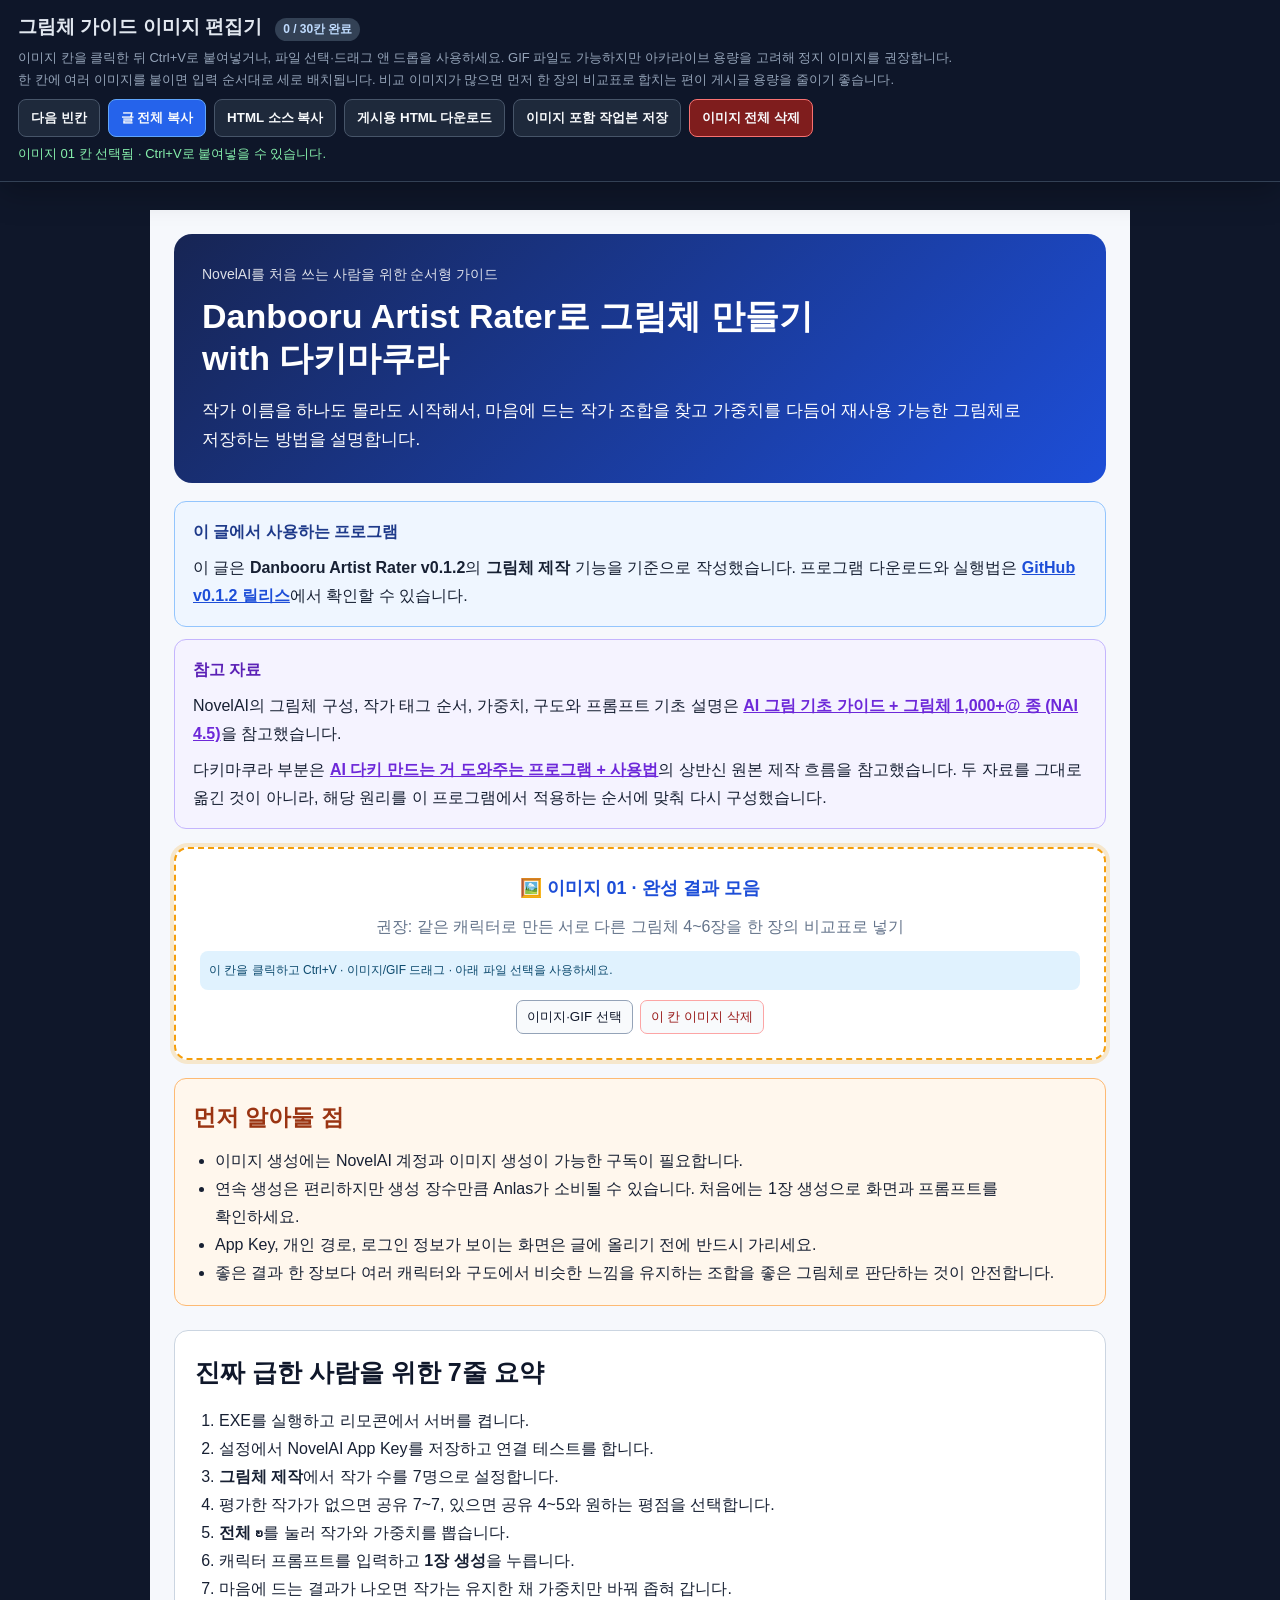
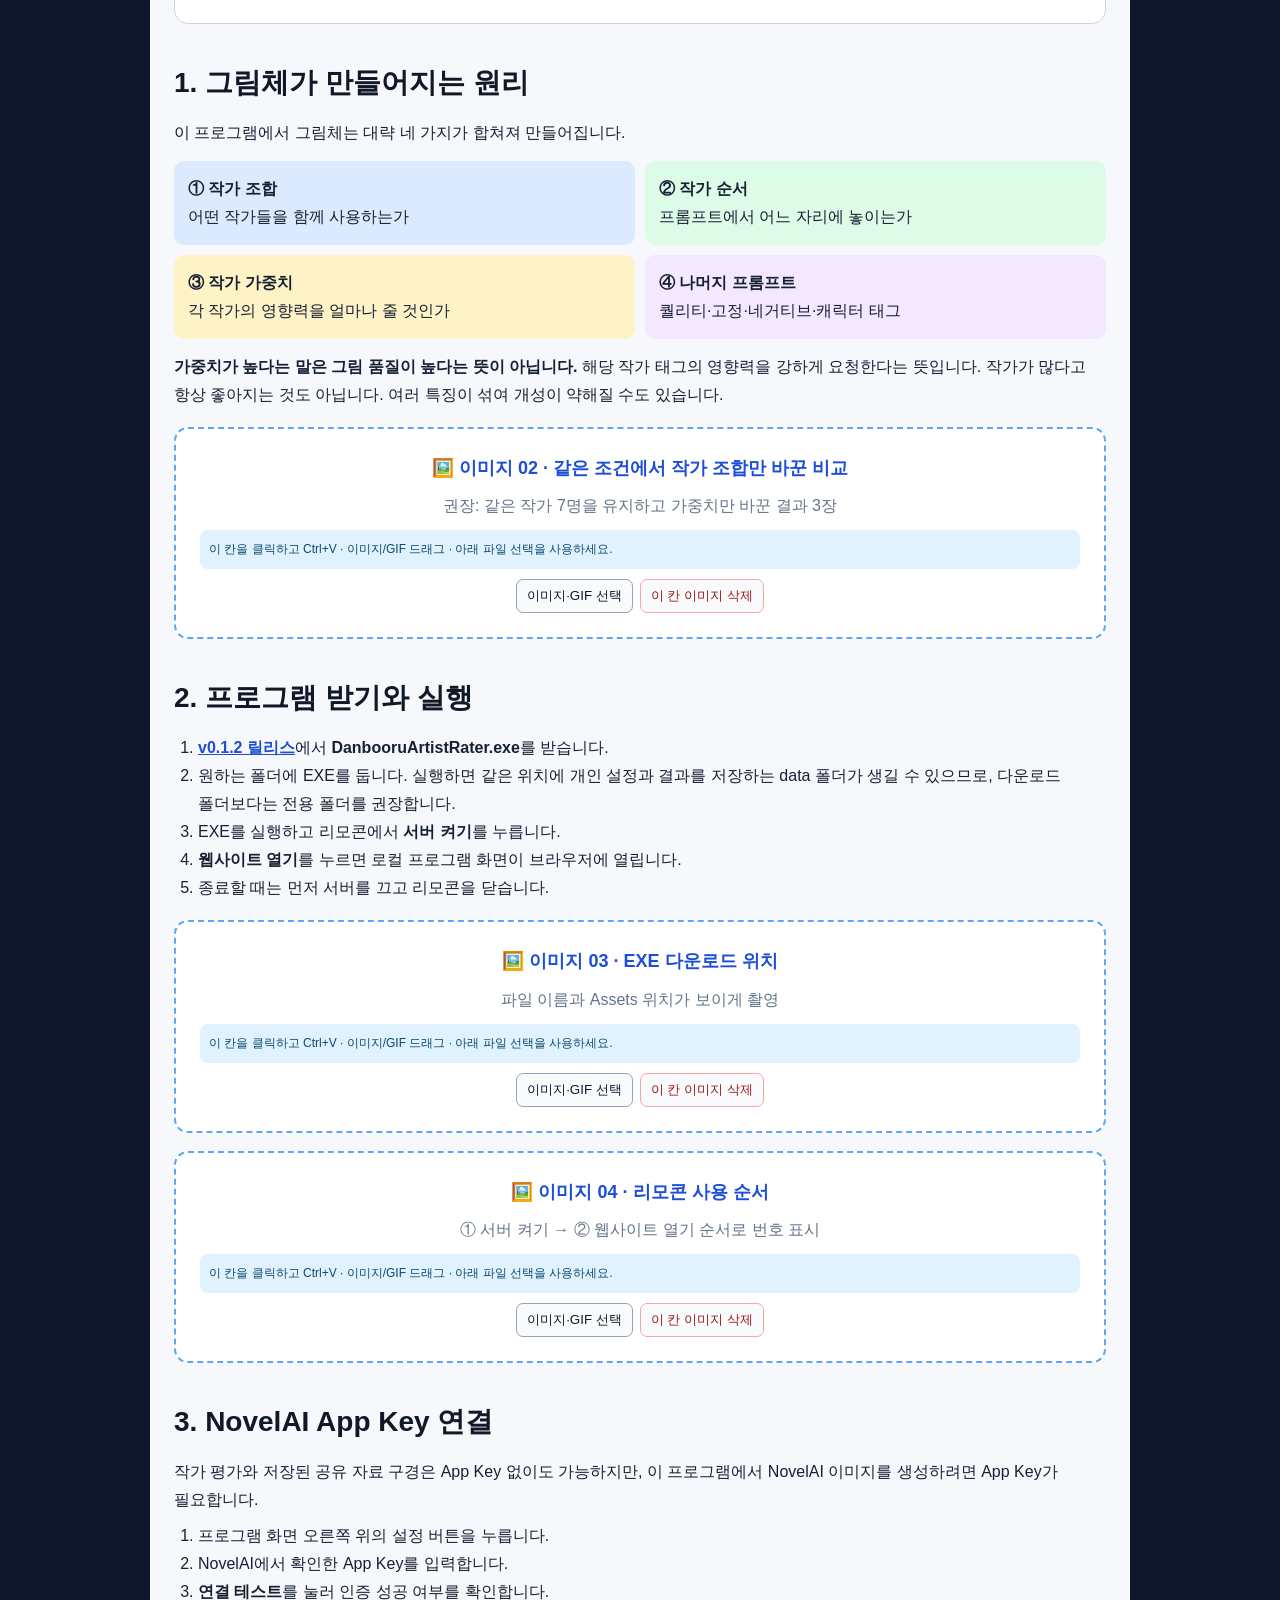
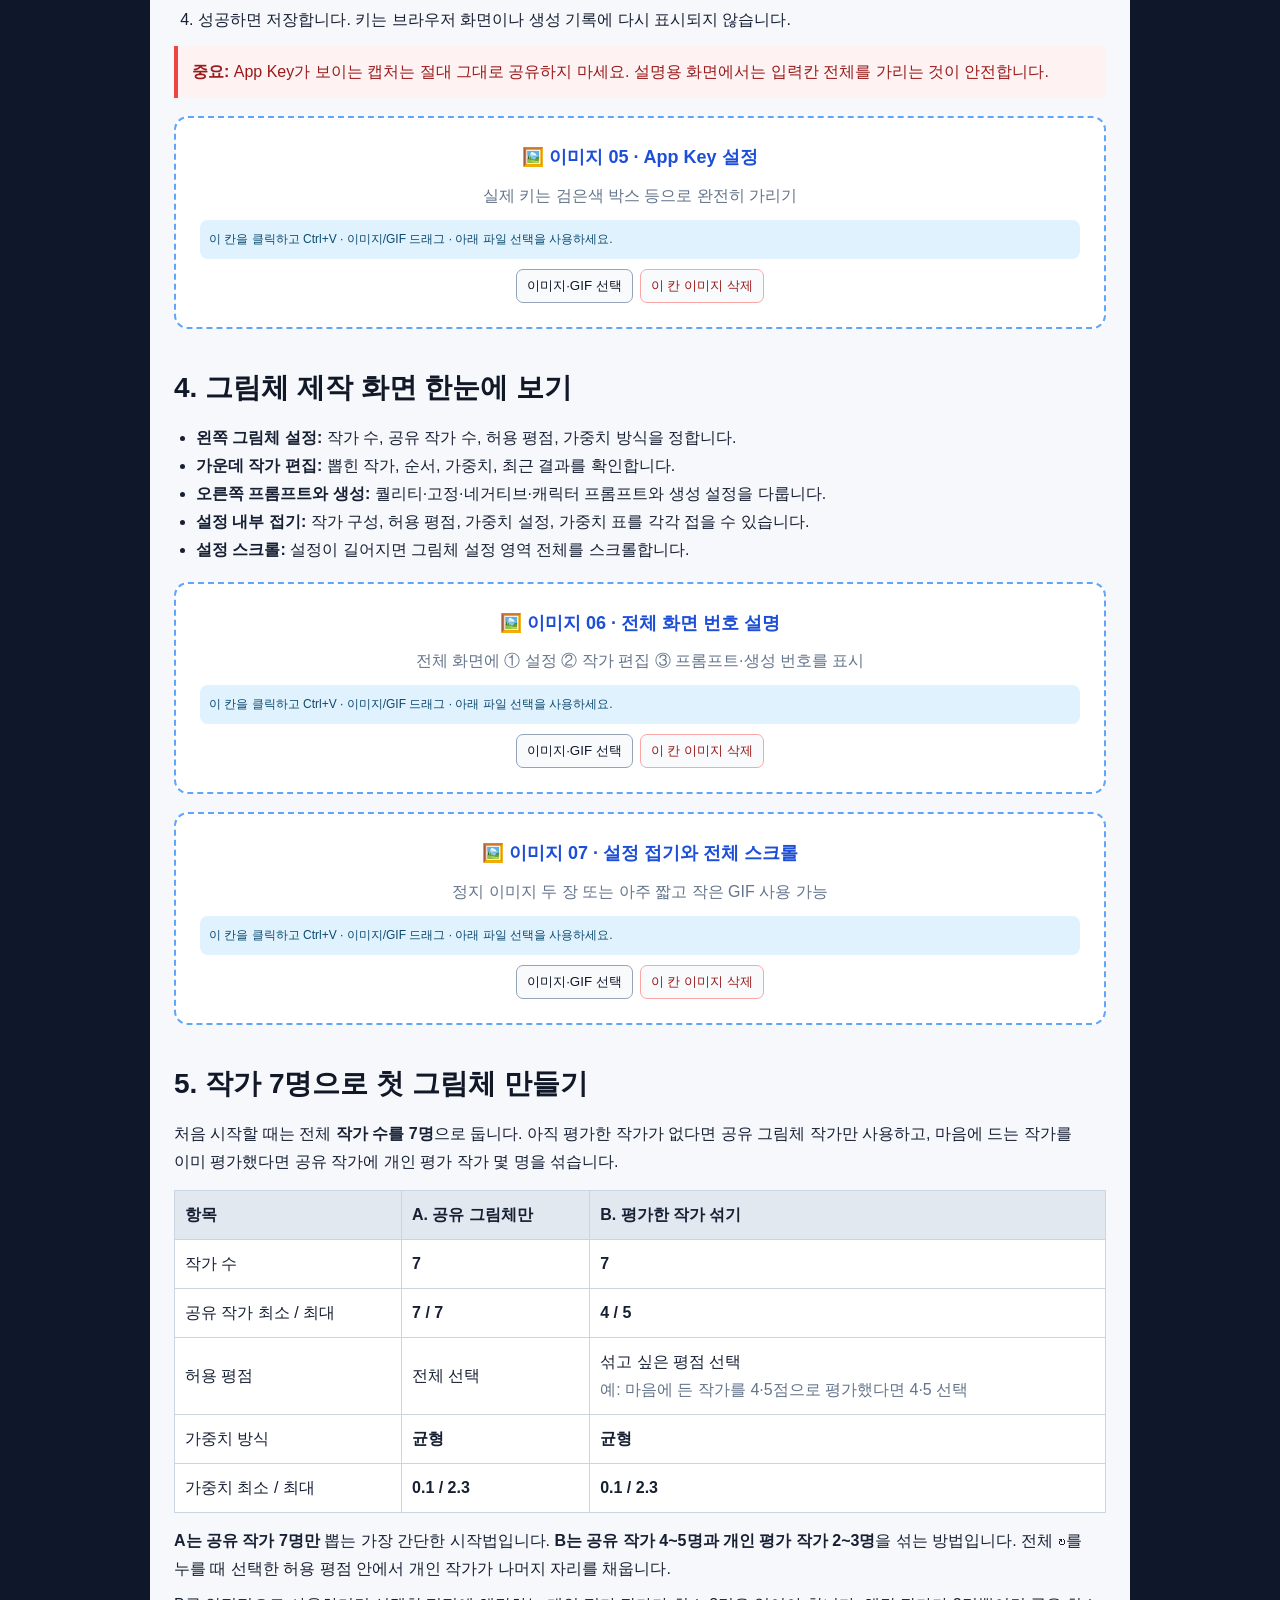
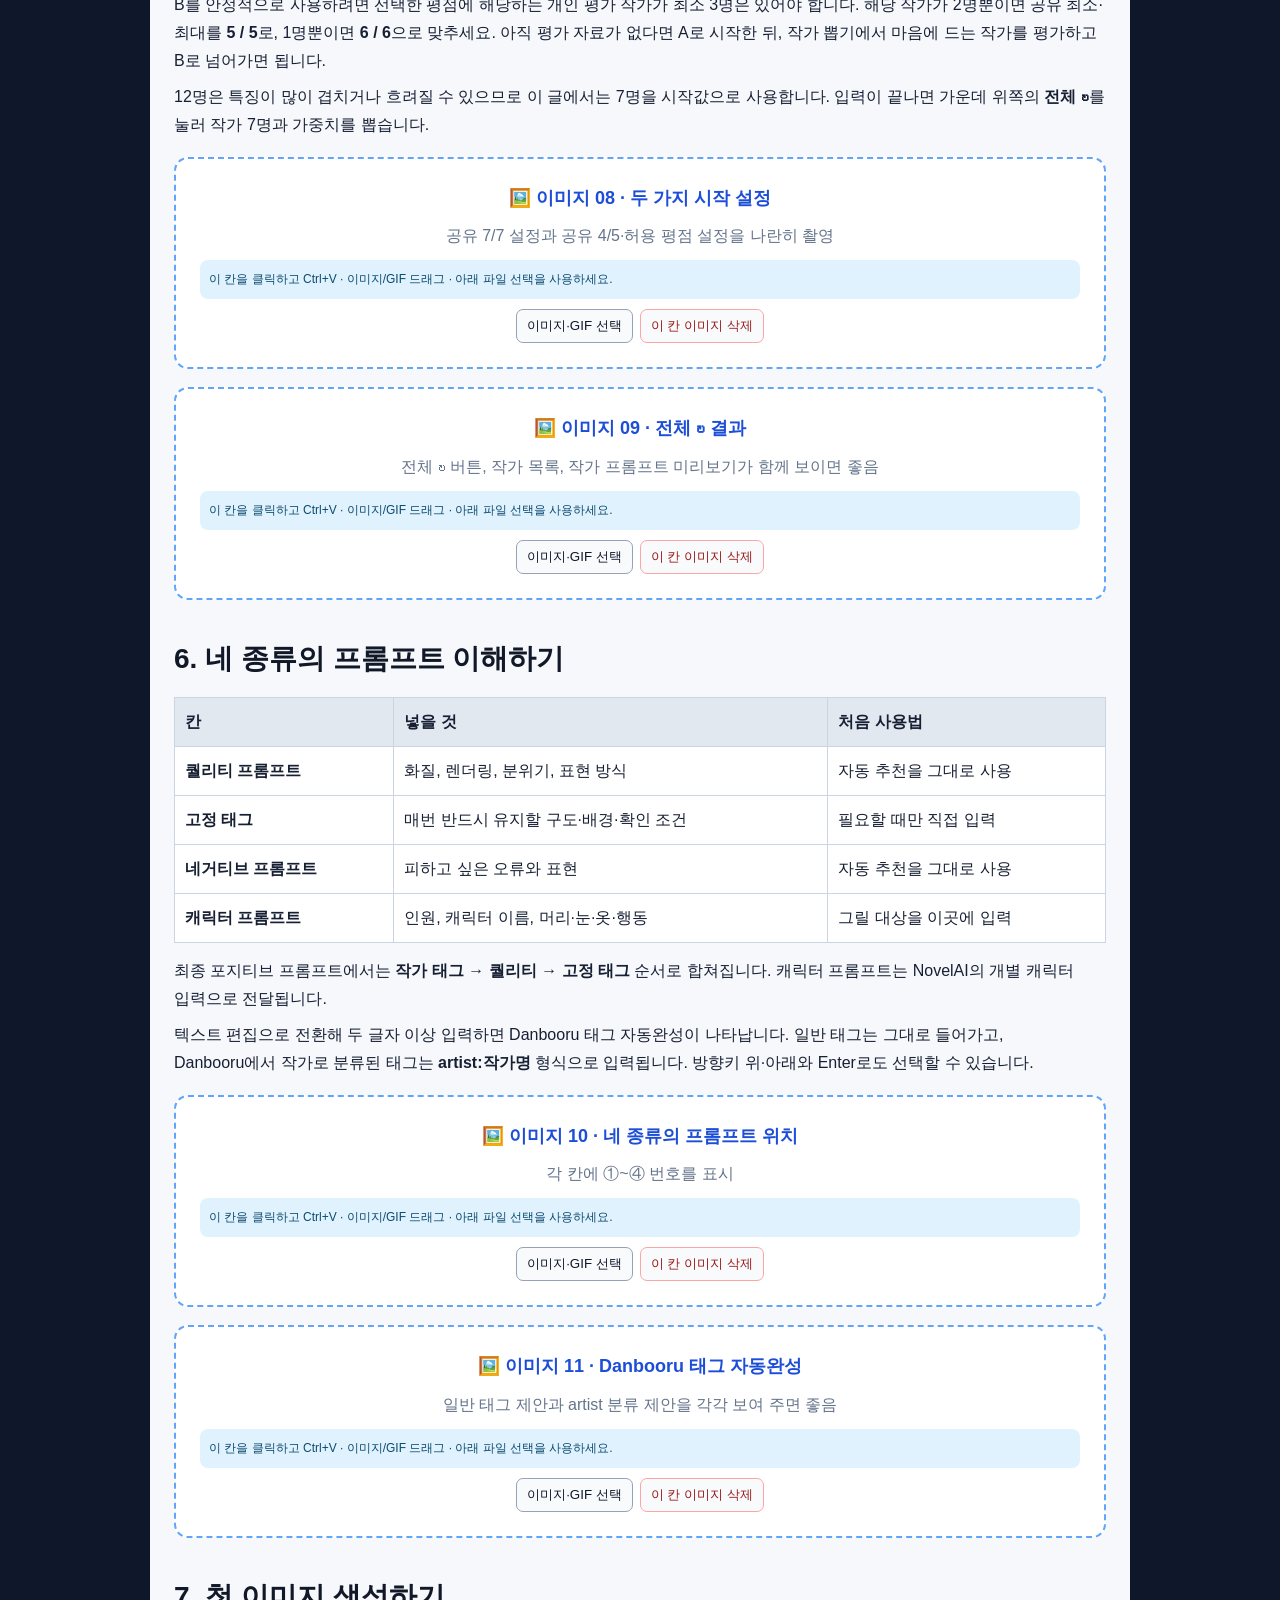
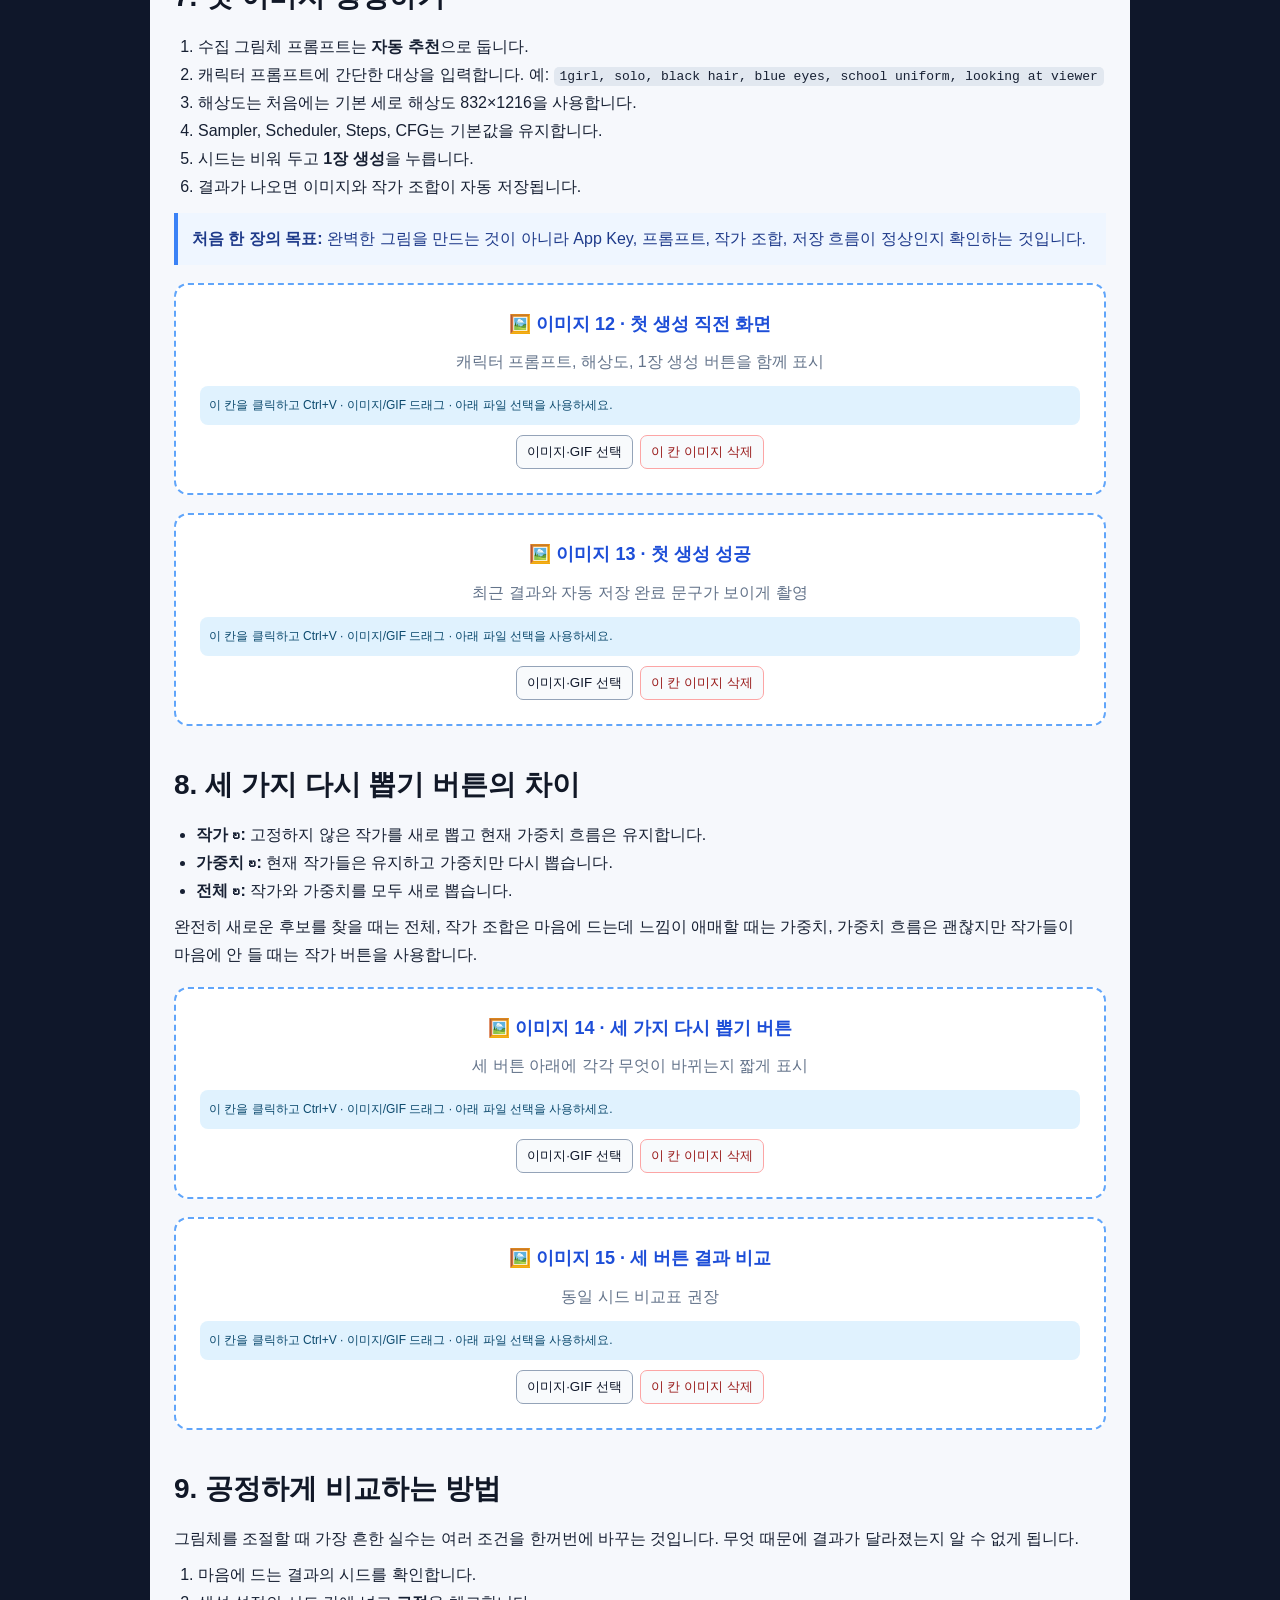
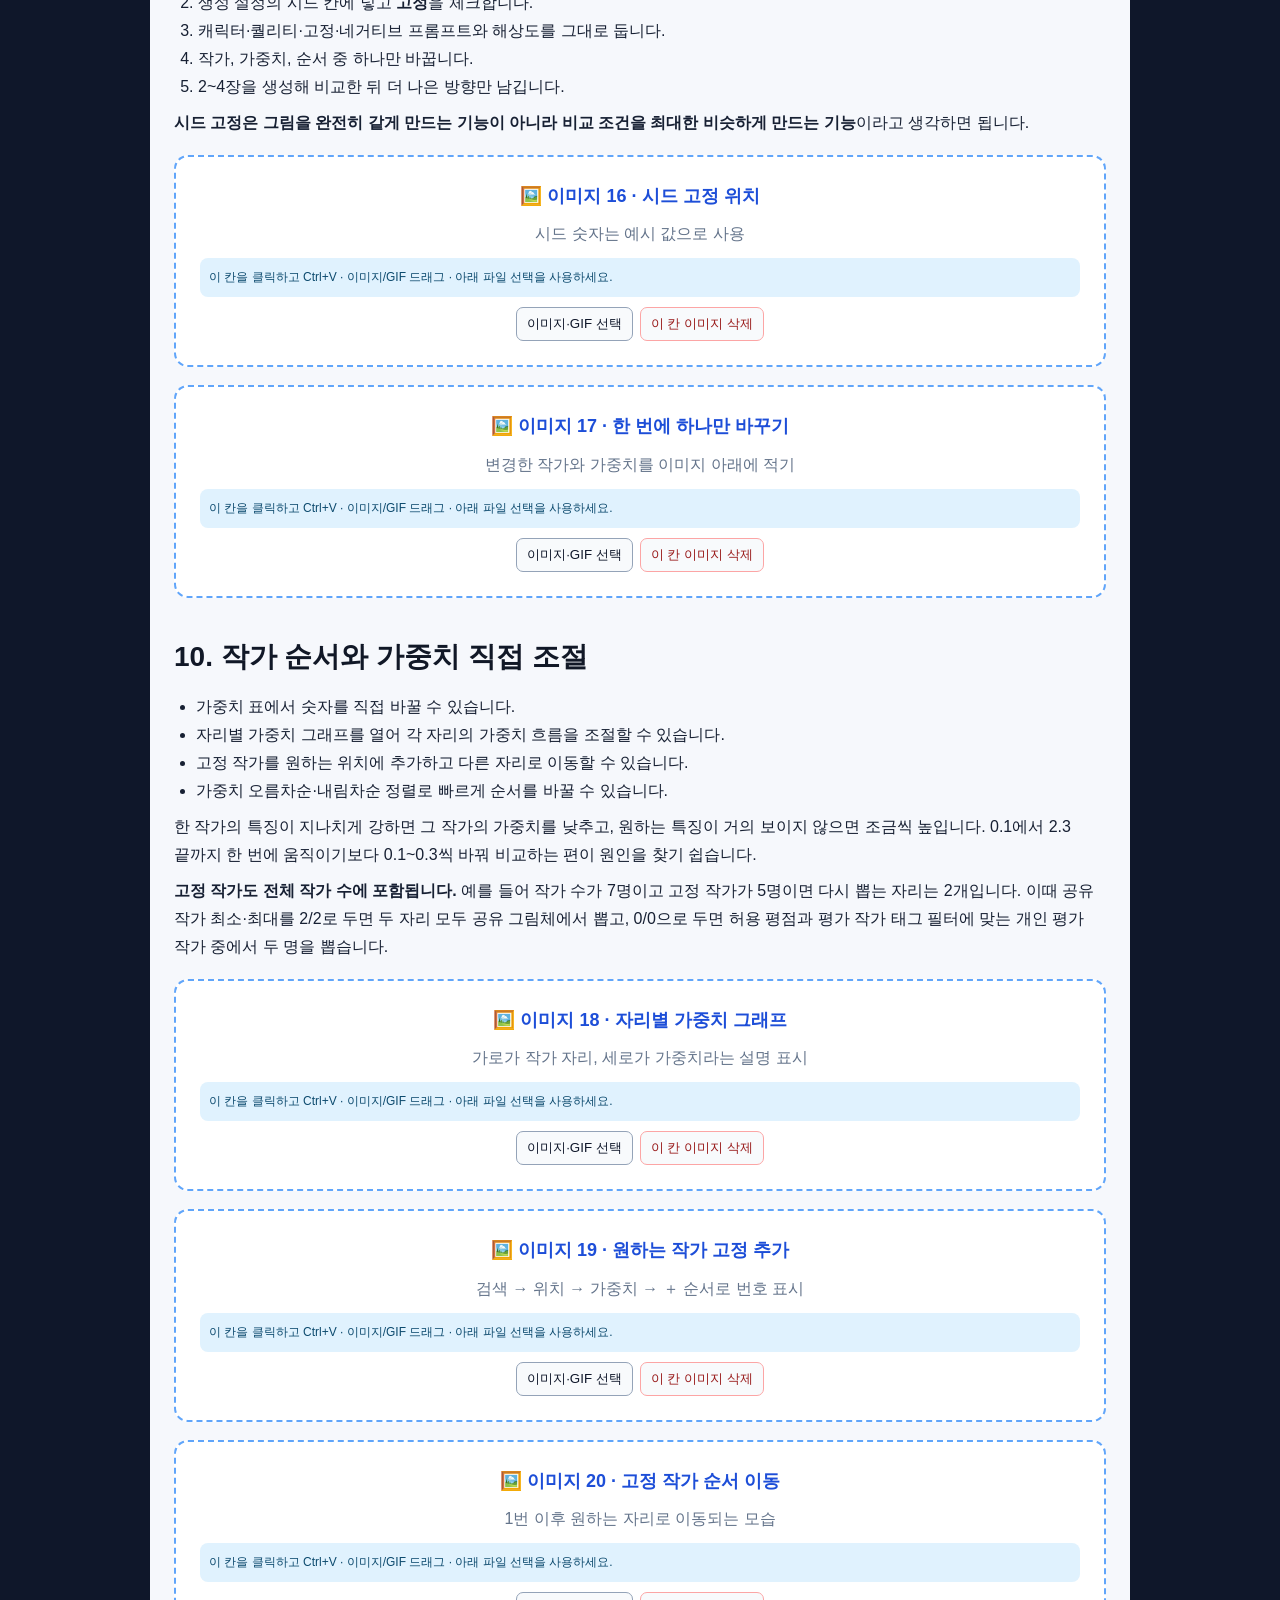
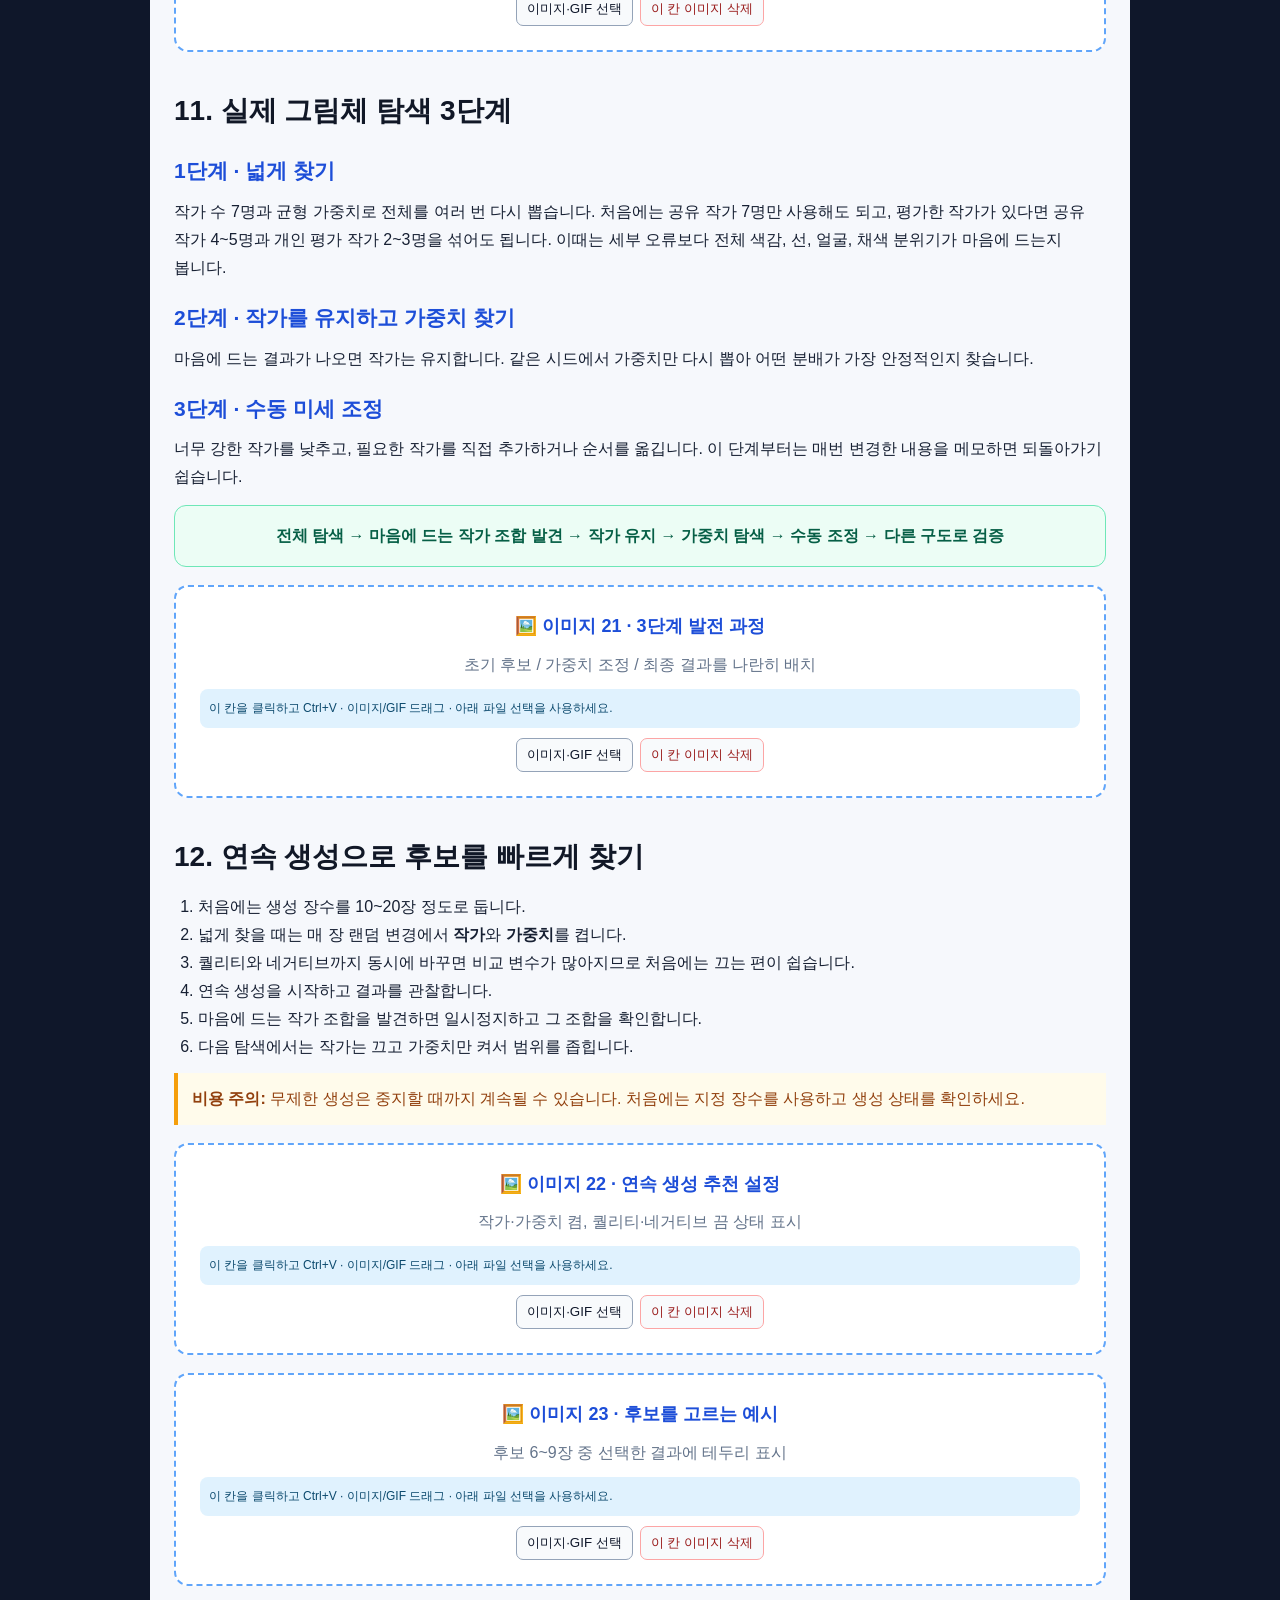
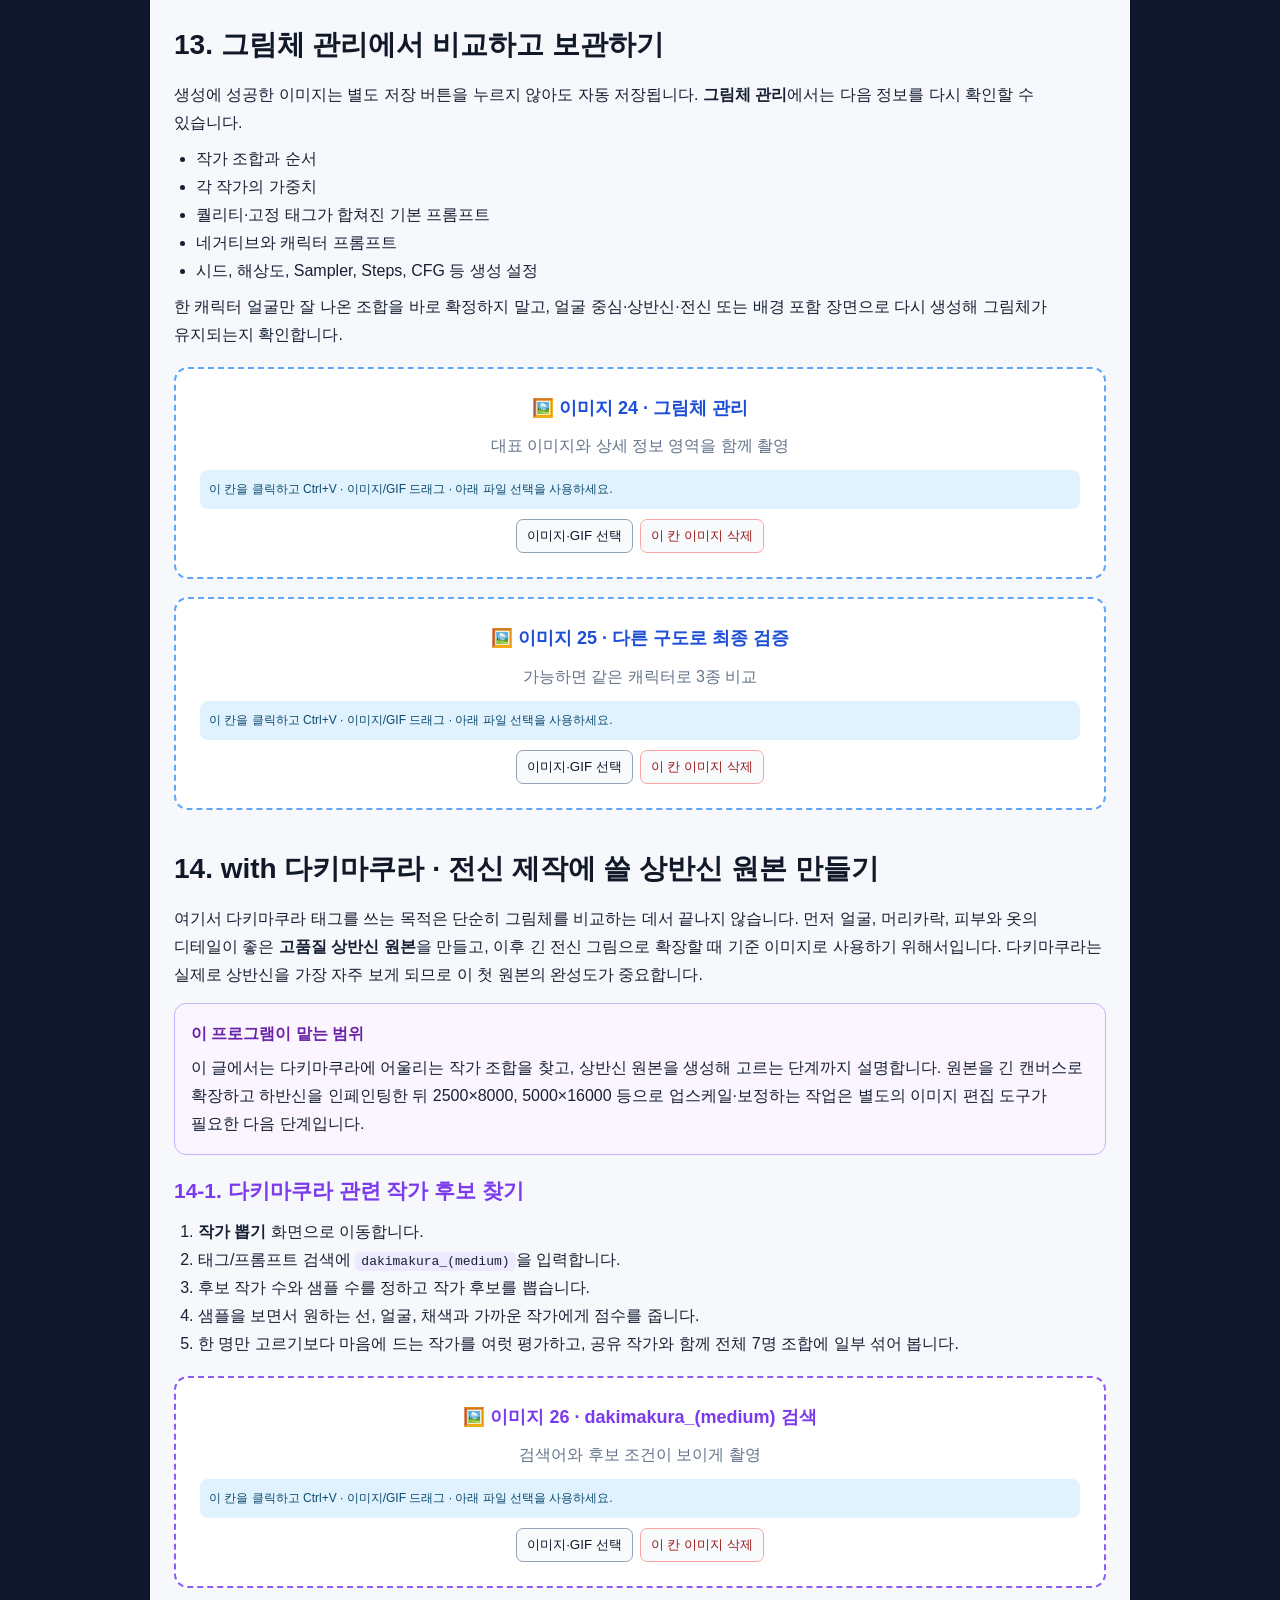
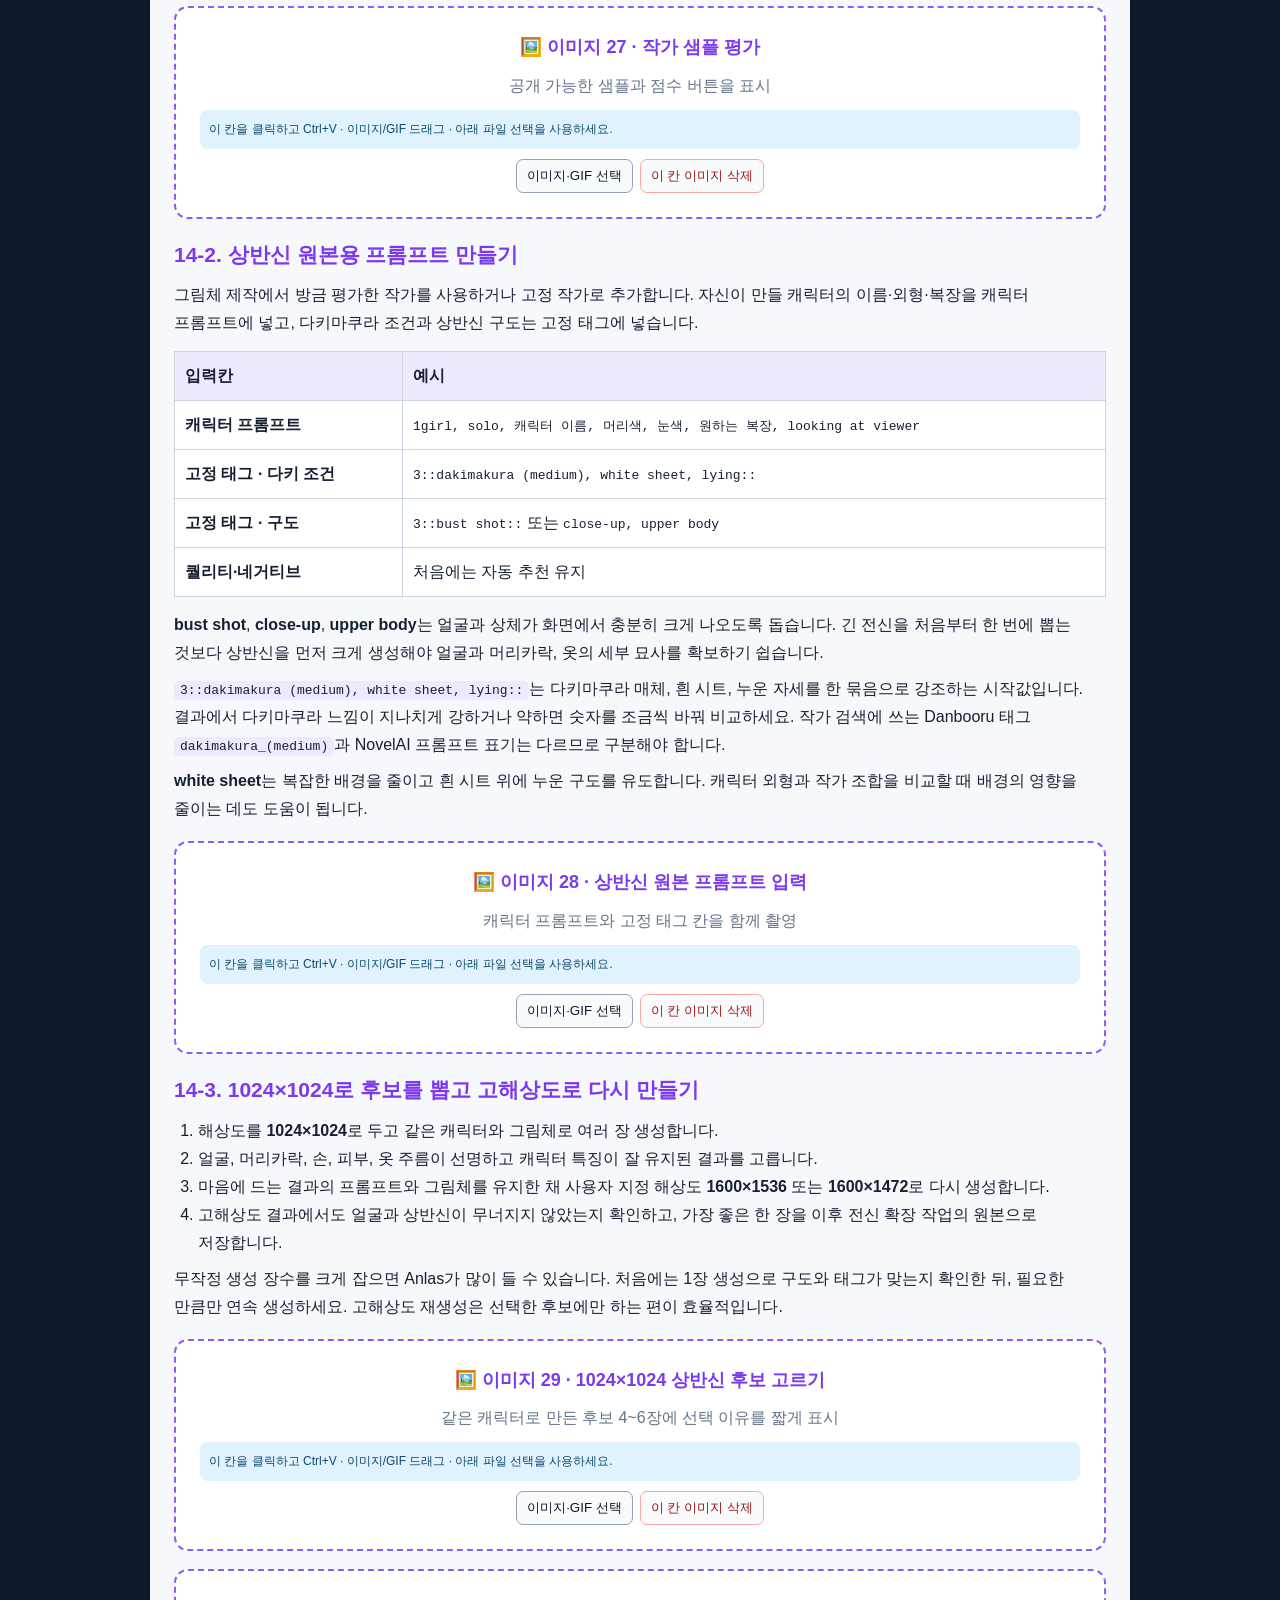
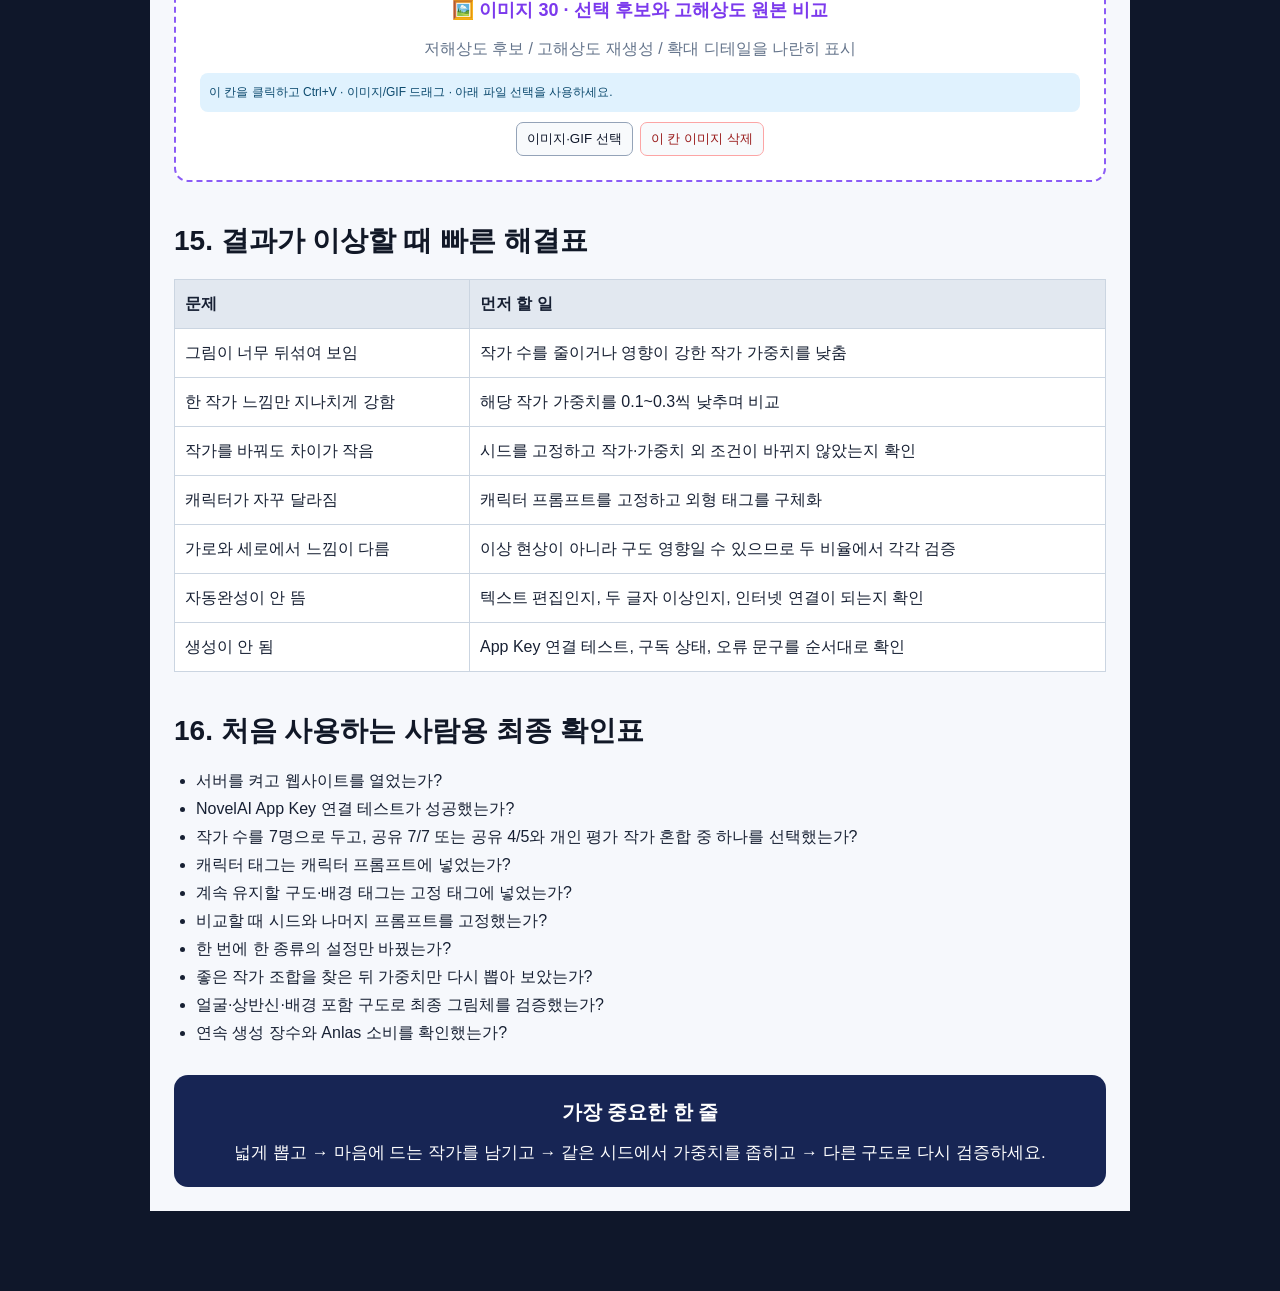
<file: docs/arca_novelai_style_guide_editor.html>
<!DOCTYPE html>
<html lang="ko">
<head>
  <meta charset="UTF-8">
  <meta name="viewport" content="width=device-width,initial-scale=1">
  <title>NovelAI 그림체 가이드 이미지 편집기</title>
  <style>
    * { box-sizing: border-box; }
    body { margin: 0; background: #0f172a; color: #e2e8f0; font-family: Arial, "Noto Sans KR", sans-serif; }
    .editor-toolbar { position: sticky; top: 0; z-index: 1000; padding: 14px 18px; border-bottom: 1px solid #334155; background: rgba(15,23,42,.97); box-shadow: 0 10px 30px rgba(0,0,0,.25); }
    .editor-toolbar h1 { margin: 0 0 8px; font-size: 19px; }
    .editor-toolbar p { margin: 4px 0; color: #94a3b8; font-size: 13px; }
    .editor-actions { display: flex; flex-wrap: wrap; gap: 8px; margin-top: 10px; }
    .editor-actions button { min-height: 38px; padding: 8px 12px; border: 1px solid #475569; border-radius: 8px; background: #1e293b; color: #f8fafc; font-weight: 700; cursor: pointer; }
    .editor-actions button.primary { border-color: #60a5fa; background: #2563eb; }
    .editor-actions button.danger { border-color: #f87171; background: #7f1d1d; }
    .editor-progress { display: inline-flex; align-items: center; margin-left: 8px; padding: 3px 8px; border-radius: 999px; background: #334155; color: #bfdbfe; font-size: 12px; }
    .editor-status { min-height: 22px; margin-top: 8px; color: #86efac; font-size: 13px; }
    #articleCanvas { padding: 28px 14px 80px; }
    [data-media-slot] { position: relative; outline: none; transition: border-color .15s, box-shadow .15s; }
    [data-media-slot].editor-active { border-color: #f59e0b !important; box-shadow: 0 0 0 4px rgba(245,158,11,.2); }
    [data-media-slot].editor-filled { border-style: solid !important; border-color: #22c55e !important; }
    [data-slot-placeholder][hidden] { display: none !important; }
    .slot-editor-hint { margin: 10px 0 0; padding: 9px; border-radius: 8px; background: #e0f2fe; color: #0c4a6e; font-size: 12px; text-align: left; }
    .slot-editor-controls { display: flex; flex-wrap: wrap; justify-content: center; gap: 7px; margin-top: 10px; }
    .slot-editor-controls button { padding: 7px 10px; border: 1px solid #94a3b8; border-radius: 7px; background: #f8fafc; color: #0f172a; cursor: pointer; }
    .slot-editor-controls button.remove { border-color: #fca5a5; color: #991b1b; }
    .slot-media-list { display: grid; gap: 10px; margin: 0 auto; }
    .slot-media-item { position: relative; padding: 8px; border: 1px solid #cbd5e1; border-radius: 10px; background: #fff; }
    .slot-media-item img { display: block; max-width: 100%; max-height: 720px; margin: 0 auto; border-radius: 8px; object-fit: contain; }
    .slot-media-item button { position: absolute; top: 12px; right: 12px; width: 32px; height: 32px; border: 0; border-radius: 50%; background: rgba(127,29,29,.9); color: #fff; font-weight: 700; cursor: pointer; }
    .slot-caption-label { display: grid; gap: 5px; margin-top: 10px; color: #334155; font-size: 12px; text-align: left; }
    .slot-caption-label input { width: 100%; padding: 8px 9px; border: 1px solid #94a3b8; border-radius: 7px; background: #fff; color: #0f172a; }
    .drop-highlight { background: #fef3c7 !important; }
    @media (max-width: 720px) {
      .editor-toolbar { position: static; }
      #articleCanvas { padding: 12px 4px 50px; }
      .editor-actions button { flex: 1 1 160px; }
    }
  </style>
</head>
<body>
  <header class="editor-toolbar">
    <h1>그림체 가이드 이미지 편집기 <span id="progress" class="editor-progress">0 / 0칸 완료</span></h1>
    <p>이미지 칸을 클릭한 뒤 Ctrl+V로 붙여넣거나, 파일 선택·드래그 앤 드롭을 사용하세요. GIF 파일도 가능하지만 아카라이브 용량을 고려해 정지 이미지를 권장합니다.</p>
    <p>한 칸에 여러 이미지를 붙이면 입력 순서대로 세로 배치됩니다. 비교 이미지가 많으면 먼저 한 장의 비교표로 합치는 편이 게시글 용량을 줄이기 좋습니다.</p>
    <div class="editor-actions">
      <button id="nextEmpty">다음 빈칸</button>
      <button id="copyRich" class="primary">글 전체 복사</button>
      <button id="copySource">HTML 소스 복사</button>
      <button id="downloadArticle">게시용 HTML 다운로드</button>
      <button id="saveWork">이미지 포함 작업본 저장</button>
      <button id="resetAll" class="danger">이미지 전체 삭제</button>
    </div>
    <div id="editorStatus" class="editor-status" aria-live="polite"></div>
  </header>

  <main id="articleCanvas">
<div style="max-width:980px;margin:0 auto;padding:24px;background:#f6f8fc;color:#172033;font-family:Arial,'Noto Sans KR',sans-serif;line-height:1.75;word-break:keep-all;">
  <div style="padding:28px;border-radius:18px;background:linear-gradient(135deg,#172554,#1d4ed8);color:#ffffff;">
    <p style="margin:0 0 8px;font-size:14px;opacity:.85;">NovelAI를 처음 쓰는 사람을 위한 순서형 가이드</p>
    <h1 style="margin:0;font-size:34px;line-height:1.25;">Danbooru Artist Rater로 그림체 만들기<br>with 다키마쿠라</h1>
    <p style="margin:16px 0 0;font-size:17px;">작가 이름을 하나도 몰라도 시작해서, 마음에 드는 작가 조합을 찾고 가중치를 다듬어 재사용 가능한 그림체로 저장하는 방법을 설명합니다.</p>
  </div>

  <div style="margin-top:18px;padding:16px 18px;border:1px solid #93c5fd;border-radius:12px;background:#eff6ff;">
    <p style="margin:0 0 8px;font-weight:700;color:#1e3a8a;">이 글에서 사용하는 프로그램</p>
    <p style="margin:0;">이 글은 <strong>Danbooru Artist Rater v0.1.2</strong>의 <strong>그림체 제작</strong> 기능을 기준으로 작성했습니다. 프로그램 다운로드와 실행법은 <a href="https://github.com/okawaritsuika/NAImakeArtistGroup/releases/tag/v0.1.2" style="color:#1d4ed8;font-weight:700;">GitHub v0.1.2 릴리스</a>에서 확인할 수 있습니다.</p>
  </div>

  <div style="margin-top:12px;padding:16px 18px;border:1px solid #c4b5fd;border-radius:12px;background:#f5f3ff;">
    <p style="margin:0 0 8px;font-weight:700;color:#5b21b6;">참고 자료</p>
    <p style="margin:0 0 8px;">NovelAI의 그림체 구성, 작가 태그 순서, 가중치, 구도와 프롬프트 기초 설명은 <a href="https://arca.live/b/aiart/159947900" style="color:#6d28d9;font-weight:700;">AI 그림 기초 가이드 + 그림체 1,000+@ 종 (NAI 4.5)</a>을 참고했습니다.</p>
    <p style="margin:0;">다키마쿠라 부분은 <a href="https://arca.live/b/dakimakura/172664262" style="color:#6d28d9;font-weight:700;">AI 다키 만드는 거 도와주는 프로그램 + 사용법</a>의 상반신 원본 제작 흐름을 참고했습니다. 두 자료를 그대로 옮긴 것이 아니라, 해당 원리를 이 프로그램에서 적용하는 순서에 맞춰 다시 구성했습니다.</p>
  </div>

  <div data-media-slot="01" data-caption="프로그램으로 만든 서로 다른 그림체 결과 예시. 같은 캐릭터를 사용하면 그림체 차이를 보기 쉽습니다." style="margin:18px 0;padding:24px;border:2px dashed #60a5fa;border-radius:14px;background:#ffffff;text-align:center;">
    <p style="margin:0;font-size:18px;font-weight:700;color:#1d4ed8;">🖼️ 이미지 01 · 완성 결과 모음</p>
    <p style="margin:8px 0 0;color:#64748b;">권장: 같은 캐릭터로 만든 서로 다른 그림체 4~6장을 한 장의 비교표로 넣기</p>
  </div>

  <div style="padding:18px;border-radius:12px;background:#fff7ed;border:1px solid #fdba74;">
    <h2 style="margin:0 0 10px;font-size:23px;color:#9a3412;">먼저 알아둘 점</h2>
    <ul style="margin:0;padding-left:22px;">
      <li>이미지 생성에는 NovelAI 계정과 이미지 생성이 가능한 구독이 필요합니다.</li>
      <li>연속 생성은 편리하지만 생성 장수만큼 Anlas가 소비될 수 있습니다. 처음에는 1장 생성으로 화면과 프롬프트를 확인하세요.</li>
      <li>App Key, 개인 경로, 로그인 정보가 보이는 화면은 글에 올리기 전에 반드시 가리세요.</li>
      <li>좋은 결과 한 장보다 여러 캐릭터와 구도에서 비슷한 느낌을 유지하는 조합을 좋은 그림체로 판단하는 것이 안전합니다.</li>
    </ul>
  </div>

  <div style="margin-top:24px;padding:20px;border:1px solid #cbd5e1;border-radius:14px;background:#ffffff;">
    <h2 style="margin:0 0 12px;font-size:25px;color:#0f172a;">진짜 급한 사람을 위한 7줄 요약</h2>
    <ol style="margin:0;padding-left:24px;">
      <li>EXE를 실행하고 리모콘에서 서버를 켭니다.</li>
      <li>설정에서 NovelAI App Key를 저장하고 연결 테스트를 합니다.</li>
      <li><strong>그림체 제작</strong>에서 작가 수를 7명으로 설정합니다.</li>
      <li>평가한 작가가 없으면 공유 7~7, 있으면 공유 4~5와 원하는 평점을 선택합니다.</li>
      <li><strong>전체 ↻</strong>를 눌러 작가와 가중치를 뽑습니다.</li>
      <li>캐릭터 프롬프트를 입력하고 <strong>1장 생성</strong>을 누릅니다.</li>
      <li>마음에 드는 결과가 나오면 작가는 유지한 채 가중치만 바꿔 좁혀 갑니다.</li>
    </ol>
  </div>

  <h2 style="margin:34px 0 12px;font-size:28px;color:#111827;">1. 그림체가 만들어지는 원리</h2>
  <p style="margin:8px 0;">이 프로그램에서 그림체는 대략 네 가지가 합쳐져 만들어집니다.</p>
  <div style="display:grid;grid-template-columns:repeat(2,minmax(0,1fr));gap:10px;margin:14px 0;">
    <div style="padding:14px;border-radius:10px;background:#dbeafe;"><strong>① 작가 조합</strong><br>어떤 작가들을 함께 사용하는가</div>
    <div style="padding:14px;border-radius:10px;background:#dcfce7;"><strong>② 작가 순서</strong><br>프롬프트에서 어느 자리에 놓이는가</div>
    <div style="padding:14px;border-radius:10px;background:#fef3c7;"><strong>③ 작가 가중치</strong><br>각 작가의 영향력을 얼마나 줄 것인가</div>
    <div style="padding:14px;border-radius:10px;background:#f3e8ff;"><strong>④ 나머지 프롬프트</strong><br>퀄리티·고정·네거티브·캐릭터 태그</div>
  </div>
  <p style="margin:8px 0;"><strong>가중치가 높다는 말은 그림 품질이 높다는 뜻이 아닙니다.</strong> 해당 작가 태그의 영향력을 강하게 요청한다는 뜻입니다. 작가가 많다고 항상 좋아지는 것도 아닙니다. 여러 특징이 섞여 개성이 약해질 수도 있습니다.</p>

  <div data-media-slot="02" data-caption="같은 시드와 캐릭터에서 작가 수 또는 가중치만 바꾼 비교." style="margin:18px 0;padding:24px;border:2px dashed #60a5fa;border-radius:14px;background:#ffffff;text-align:center;">
    <p style="margin:0;font-size:18px;font-weight:700;color:#1d4ed8;">🖼️ 이미지 02 · 같은 조건에서 작가 조합만 바꾼 비교</p>
    <p style="margin:8px 0 0;color:#64748b;">권장: 같은 작가 7명을 유지하고 가중치만 바꾼 결과 3장</p>
  </div>

  <h2 style="margin:34px 0 12px;font-size:28px;color:#111827;">2. 프로그램 받기와 실행</h2>
  <ol style="margin:8px 0;padding-left:24px;">
    <li><a href="https://github.com/okawaritsuika/NAImakeArtistGroup/releases/tag/v0.1.2" style="color:#1d4ed8;font-weight:700;">v0.1.2 릴리스</a>에서 <strong>DanbooruArtistRater.exe</strong>를 받습니다.</li>
    <li>원하는 폴더에 EXE를 둡니다. 실행하면 같은 위치에 개인 설정과 결과를 저장하는 data 폴더가 생길 수 있으므로, 다운로드 폴더보다는 전용 폴더를 권장합니다.</li>
    <li>EXE를 실행하고 리모콘에서 <strong>서버 켜기</strong>를 누릅니다.</li>
    <li><strong>웹사이트 열기</strong>를 누르면 로컬 프로그램 화면이 브라우저에 열립니다.</li>
    <li>종료할 때는 먼저 서버를 끄고 리모콘을 닫습니다.</li>
  </ol>

  <div data-media-slot="03" data-caption="GitHub 릴리스에서 DanbooruArtistRater.exe를 받는 위치." style="margin:18px 0;padding:24px;border:2px dashed #60a5fa;border-radius:14px;background:#ffffff;text-align:center;">
    <p style="margin:0;font-size:18px;font-weight:700;color:#1d4ed8;">🖼️ 이미지 03 · EXE 다운로드 위치</p>
    <p style="margin:8px 0 0;color:#64748b;">파일 이름과 Assets 위치가 보이게 촬영</p>
  </div>

  <div data-media-slot="04" data-caption="리모콘에서 서버를 켜고 웹사이트를 여는 순서." style="margin:18px 0;padding:24px;border:2px dashed #60a5fa;border-radius:14px;background:#ffffff;text-align:center;">
    <p style="margin:0;font-size:18px;font-weight:700;color:#1d4ed8;">🖼️ 이미지 04 · 리모콘 사용 순서</p>
    <p style="margin:8px 0 0;color:#64748b;">① 서버 켜기 → ② 웹사이트 열기 순서로 번호 표시</p>
  </div>

  <h2 style="margin:34px 0 12px;font-size:28px;color:#111827;">3. NovelAI App Key 연결</h2>
  <p style="margin:8px 0;">작가 평가와 저장된 공유 자료 구경은 App Key 없이도 가능하지만, 이 프로그램에서 NovelAI 이미지를 생성하려면 App Key가 필요합니다.</p>
  <ol style="margin:8px 0;padding-left:24px;">
    <li>프로그램 화면 오른쪽 위의 설정 버튼을 누릅니다.</li>
    <li>NovelAI에서 확인한 App Key를 입력합니다.</li>
    <li><strong>연결 테스트</strong>를 눌러 인증 성공 여부를 확인합니다.</li>
    <li>성공하면 저장합니다. 키는 브라우저 화면이나 생성 기록에 다시 표시되지 않습니다.</li>
  </ol>
  <div style="margin:12px 0;padding:12px 14px;border-left:4px solid #ef4444;background:#fef2f2;color:#991b1b;"><strong>중요:</strong> App Key가 보이는 캡처는 절대 그대로 공유하지 마세요. 설명용 화면에서는 입력칸 전체를 가리는 것이 안전합니다.</div>

  <div data-media-slot="05" data-caption="설정에서 App Key를 입력하고 연결 테스트를 누르는 위치. 실제 키는 가린 화면." style="margin:18px 0;padding:24px;border:2px dashed #60a5fa;border-radius:14px;background:#ffffff;text-align:center;">
    <p style="margin:0;font-size:18px;font-weight:700;color:#1d4ed8;">🖼️ 이미지 05 · App Key 설정</p>
    <p style="margin:8px 0 0;color:#64748b;">실제 키는 검은색 박스 등으로 완전히 가리기</p>
  </div>

  <h2 style="margin:34px 0 12px;font-size:28px;color:#111827;">4. 그림체 제작 화면 한눈에 보기</h2>
  <ul style="margin:8px 0;padding-left:22px;">
    <li><strong>왼쪽 그림체 설정:</strong> 작가 수, 공유 작가 수, 허용 평점, 가중치 방식을 정합니다.</li>
    <li><strong>가운데 작가 편집:</strong> 뽑힌 작가, 순서, 가중치, 최근 결과를 확인합니다.</li>
    <li><strong>오른쪽 프롬프트와 생성:</strong> 퀄리티·고정·네거티브·캐릭터 프롬프트와 생성 설정을 다룹니다.</li>
    <li><strong>설정 내부 접기:</strong> 작가 구성, 허용 평점, 가중치 설정, 가중치 표를 각각 접을 수 있습니다.</li>
    <li><strong>설정 스크롤:</strong> 설정이 길어지면 그림체 설정 영역 전체를 스크롤합니다.</li>
  </ul>

  <div data-media-slot="06" data-caption="그림체 제작 화면의 왼쪽·가운데·오른쪽 역할." style="margin:18px 0;padding:24px;border:2px dashed #60a5fa;border-radius:14px;background:#ffffff;text-align:center;">
    <p style="margin:0;font-size:18px;font-weight:700;color:#1d4ed8;">🖼️ 이미지 06 · 전체 화면 번호 설명</p>
    <p style="margin:8px 0 0;color:#64748b;">전체 화면에 ① 설정 ② 작가 편집 ③ 프롬프트·생성 번호를 표시</p>
  </div>

  <div data-media-slot="07" data-caption="그림체 설정의 네 가지 내부 항목을 접고 펼치는 모습." style="margin:18px 0;padding:24px;border:2px dashed #60a5fa;border-radius:14px;background:#ffffff;text-align:center;">
    <p style="margin:0;font-size:18px;font-weight:700;color:#1d4ed8;">🖼️ 이미지 07 · 설정 접기와 전체 스크롤</p>
    <p style="margin:8px 0 0;color:#64748b;">정지 이미지 두 장 또는 아주 짧고 작은 GIF 사용 가능</p>
  </div>

  <h2 style="margin:34px 0 12px;font-size:28px;color:#111827;">5. 작가 7명으로 첫 그림체 만들기</h2>
  <p style="margin:8px 0;">처음 시작할 때는 전체 <strong>작가 수를 7명</strong>으로 둡니다. 아직 평가한 작가가 없다면 공유 그림체 작가만 사용하고, 마음에 드는 작가를 이미 평가했다면 공유 작가에 개인 평가 작가 몇 명을 섞습니다.</p>
  <table style="width:100%;border-collapse:collapse;margin:14px 0;background:#ffffff;">
    <tr><th style="padding:10px;border:1px solid #cbd5e1;background:#e2e8f0;text-align:left;">항목</th><th style="padding:10px;border:1px solid #cbd5e1;background:#e2e8f0;text-align:left;">A. 공유 그림체만</th><th style="padding:10px;border:1px solid #cbd5e1;background:#e2e8f0;text-align:left;">B. 평가한 작가 섞기</th></tr>
    <tr><td style="padding:10px;border:1px solid #cbd5e1;">작가 수</td><td style="padding:10px;border:1px solid #cbd5e1;"><strong>7</strong></td><td style="padding:10px;border:1px solid #cbd5e1;"><strong>7</strong></td></tr>
    <tr><td style="padding:10px;border:1px solid #cbd5e1;">공유 작가 최소 / 최대</td><td style="padding:10px;border:1px solid #cbd5e1;"><strong>7 / 7</strong></td><td style="padding:10px;border:1px solid #cbd5e1;"><strong>4 / 5</strong></td></tr>
    <tr><td style="padding:10px;border:1px solid #cbd5e1;">허용 평점</td><td style="padding:10px;border:1px solid #cbd5e1;">전체 선택</td><td style="padding:10px;border:1px solid #cbd5e1;">섞고 싶은 평점 선택<br><span style="color:#64748b;">예: 마음에 든 작가를 4·5점으로 평가했다면 4·5 선택</span></td></tr>
    <tr><td style="padding:10px;border:1px solid #cbd5e1;">가중치 방식</td><td style="padding:10px;border:1px solid #cbd5e1;"><strong>균형</strong></td><td style="padding:10px;border:1px solid #cbd5e1;"><strong>균형</strong></td></tr>
    <tr><td style="padding:10px;border:1px solid #cbd5e1;">가중치 최소 / 최대</td><td style="padding:10px;border:1px solid #cbd5e1;"><strong>0.1 / 2.3</strong></td><td style="padding:10px;border:1px solid #cbd5e1;"><strong>0.1 / 2.3</strong></td></tr>
  </table>
  <p style="margin:8px 0;"><strong>A는 공유 작가 7명만</strong> 뽑는 가장 간단한 시작법입니다. <strong>B는 공유 작가 4~5명과 개인 평가 작가 2~3명</strong>을 섞는 방법입니다. 전체 ↻를 누를 때 선택한 허용 평점 안에서 개인 작가가 나머지 자리를 채웁니다.</p>
  <p style="margin:8px 0;">B를 안정적으로 사용하려면 선택한 평점에 해당하는 개인 평가 작가가 최소 3명은 있어야 합니다. 해당 작가가 2명뿐이면 공유 최소·최대를 <strong>5 / 5</strong>로, 1명뿐이면 <strong>6 / 6</strong>으로 맞추세요. 아직 평가 자료가 없다면 A로 시작한 뒤, 작가 뽑기에서 마음에 드는 작가를 평가하고 B로 넘어가면 됩니다.</p>
  <p style="margin:8px 0;">12명은 특징이 많이 겹치거나 흐려질 수 있으므로 이 글에서는 7명을 시작값으로 사용합니다. 입력이 끝나면 가운데 위쪽의 <strong>전체 ↻</strong>를 눌러 작가 7명과 가중치를 뽑습니다.</p>

  <div data-media-slot="08" data-caption="작가 수 7명에서 공유만 사용하는 7~7 설정과 개인 평가 작가를 섞는 공유 4~5 설정 비교." style="margin:18px 0;padding:24px;border:2px dashed #60a5fa;border-radius:14px;background:#ffffff;text-align:center;">
    <p style="margin:0;font-size:18px;font-weight:700;color:#1d4ed8;">🖼️ 이미지 08 · 두 가지 시작 설정</p>
    <p style="margin:8px 0 0;color:#64748b;">공유 7/7 설정과 공유 4/5·허용 평점 설정을 나란히 촬영</p>
  </div>

  <div data-media-slot="09" data-caption="전체 다시 뽑기 버튼과 공유·개인 평가 작가가 섞여 뽑힌 작가 7명." style="margin:18px 0;padding:24px;border:2px dashed #60a5fa;border-radius:14px;background:#ffffff;text-align:center;">
    <p style="margin:0;font-size:18px;font-weight:700;color:#1d4ed8;">🖼️ 이미지 09 · 전체 ↻ 결과</p>
    <p style="margin:8px 0 0;color:#64748b;">전체 ↻ 버튼, 작가 목록, 작가 프롬프트 미리보기가 함께 보이면 좋음</p>
  </div>

  <h2 style="margin:34px 0 12px;font-size:28px;color:#111827;">6. 네 종류의 프롬프트 이해하기</h2>
  <table style="width:100%;border-collapse:collapse;margin:14px 0;background:#ffffff;">
    <tr><th style="padding:10px;border:1px solid #cbd5e1;background:#e2e8f0;text-align:left;">칸</th><th style="padding:10px;border:1px solid #cbd5e1;background:#e2e8f0;text-align:left;">넣을 것</th><th style="padding:10px;border:1px solid #cbd5e1;background:#e2e8f0;text-align:left;">처음 사용법</th></tr>
    <tr><td style="padding:10px;border:1px solid #cbd5e1;"><strong>퀄리티 프롬프트</strong></td><td style="padding:10px;border:1px solid #cbd5e1;">화질, 렌더링, 분위기, 표현 방식</td><td style="padding:10px;border:1px solid #cbd5e1;">자동 추천을 그대로 사용</td></tr>
    <tr><td style="padding:10px;border:1px solid #cbd5e1;"><strong>고정 태그</strong></td><td style="padding:10px;border:1px solid #cbd5e1;">매번 반드시 유지할 구도·배경·확인 조건</td><td style="padding:10px;border:1px solid #cbd5e1;">필요할 때만 직접 입력</td></tr>
    <tr><td style="padding:10px;border:1px solid #cbd5e1;"><strong>네거티브 프롬프트</strong></td><td style="padding:10px;border:1px solid #cbd5e1;">피하고 싶은 오류와 표현</td><td style="padding:10px;border:1px solid #cbd5e1;">자동 추천을 그대로 사용</td></tr>
    <tr><td style="padding:10px;border:1px solid #cbd5e1;"><strong>캐릭터 프롬프트</strong></td><td style="padding:10px;border:1px solid #cbd5e1;">인원, 캐릭터 이름, 머리·눈·옷·행동</td><td style="padding:10px;border:1px solid #cbd5e1;">그릴 대상을 이곳에 입력</td></tr>
  </table>
  <p style="margin:8px 0;">최종 포지티브 프롬프트에서는 <strong>작가 태그 → 퀄리티 → 고정 태그</strong> 순서로 합쳐집니다. 캐릭터 프롬프트는 NovelAI의 개별 캐릭터 입력으로 전달됩니다.</p>
  <p style="margin:8px 0;">텍스트 편집으로 전환해 두 글자 이상 입력하면 Danbooru 태그 자동완성이 나타납니다. 일반 태그는 그대로 들어가고, Danbooru에서 작가로 분류된 태그는 <strong>artist:작가명</strong> 형식으로 입력됩니다. 방향키 위·아래와 Enter로도 선택할 수 있습니다.</p>

  <div data-media-slot="10" data-caption="퀄리티, 고정 태그, 네거티브, 캐릭터 프롬프트의 위치." style="margin:18px 0;padding:24px;border:2px dashed #60a5fa;border-radius:14px;background:#ffffff;text-align:center;">
    <p style="margin:0;font-size:18px;font-weight:700;color:#1d4ed8;">🖼️ 이미지 10 · 네 종류의 프롬프트 위치</p>
    <p style="margin:8px 0 0;color:#64748b;">각 칸에 ①~④ 번호를 표시</p>
  </div>

  <div data-media-slot="11" data-caption="프롬프트 입력 중 Danbooru 태그 자동완성이 나타난 모습. 작가는 artist: 접두사로 입력됩니다." style="margin:18px 0;padding:24px;border:2px dashed #60a5fa;border-radius:14px;background:#ffffff;text-align:center;">
    <p style="margin:0;font-size:18px;font-weight:700;color:#1d4ed8;">🖼️ 이미지 11 · Danbooru 태그 자동완성</p>
    <p style="margin:8px 0 0;color:#64748b;">일반 태그 제안과 artist 분류 제안을 각각 보여 주면 좋음</p>
  </div>

  <h2 style="margin:34px 0 12px;font-size:28px;color:#111827;">7. 첫 이미지 생성하기</h2>
  <ol style="margin:8px 0;padding-left:24px;">
    <li>수집 그림체 프롬프트는 <strong>자동 추천</strong>으로 둡니다.</li>
    <li>캐릭터 프롬프트에 간단한 대상을 입력합니다. 예: <code style="padding:2px 6px;border-radius:5px;background:#e2e8f0;">1girl, solo, black hair, blue eyes, school uniform, looking at viewer</code></li>
    <li>해상도는 처음에는 기본 세로 해상도 832×1216을 사용합니다.</li>
    <li>Sampler, Scheduler, Steps, CFG는 기본값을 유지합니다.</li>
    <li>시드는 비워 두고 <strong>1장 생성</strong>을 누릅니다.</li>
    <li>결과가 나오면 이미지와 작가 조합이 자동 저장됩니다.</li>
  </ol>
  <div style="margin:12px 0;padding:12px 14px;border-left:4px solid #3b82f6;background:#eff6ff;color:#1e3a8a;"><strong>처음 한 장의 목표:</strong> 완벽한 그림을 만드는 것이 아니라 App Key, 프롬프트, 작가 조합, 저장 흐름이 정상인지 확인하는 것입니다.</div>

  <div data-media-slot="12" data-caption="첫 생성에 사용할 간단한 캐릭터 프롬프트와 기본 생성 설정." style="margin:18px 0;padding:24px;border:2px dashed #60a5fa;border-radius:14px;background:#ffffff;text-align:center;">
    <p style="margin:0;font-size:18px;font-weight:700;color:#1d4ed8;">🖼️ 이미지 12 · 첫 생성 직전 화면</p>
    <p style="margin:8px 0 0;color:#64748b;">캐릭터 프롬프트, 해상도, 1장 생성 버튼을 함께 표시</p>
  </div>

  <div data-media-slot="13" data-caption="처음 생성된 이미지와 자동 저장 완료 상태." style="margin:18px 0;padding:24px;border:2px dashed #60a5fa;border-radius:14px;background:#ffffff;text-align:center;">
    <p style="margin:0;font-size:18px;font-weight:700;color:#1d4ed8;">🖼️ 이미지 13 · 첫 생성 성공</p>
    <p style="margin:8px 0 0;color:#64748b;">최근 결과와 자동 저장 완료 문구가 보이게 촬영</p>
  </div>

  <h2 style="margin:34px 0 12px;font-size:28px;color:#111827;">8. 세 가지 다시 뽑기 버튼의 차이</h2>
  <ul style="margin:8px 0;padding-left:22px;">
    <li><strong>작가 ↻:</strong> 고정하지 않은 작가를 새로 뽑고 현재 가중치 흐름은 유지합니다.</li>
    <li><strong>가중치 ↻:</strong> 현재 작가들은 유지하고 가중치만 다시 뽑습니다.</li>
    <li><strong>전체 ↻:</strong> 작가와 가중치를 모두 새로 뽑습니다.</li>
  </ul>
  <p style="margin:8px 0;">완전히 새로운 후보를 찾을 때는 전체, 작가 조합은 마음에 드는데 느낌이 애매할 때는 가중치, 가중치 흐름은 괜찮지만 작가들이 마음에 안 들 때는 작가 버튼을 사용합니다.</p>

  <div data-media-slot="14" data-caption="작가, 가중치, 전체 다시 뽑기 버튼의 위치." style="margin:18px 0;padding:24px;border:2px dashed #60a5fa;border-radius:14px;background:#ffffff;text-align:center;">
    <p style="margin:0;font-size:18px;font-weight:700;color:#1d4ed8;">🖼️ 이미지 14 · 세 가지 다시 뽑기 버튼</p>
    <p style="margin:8px 0 0;color:#64748b;">세 버튼 아래에 각각 무엇이 바뀌는지 짧게 표시</p>
  </div>

  <div data-media-slot="15" data-caption="같은 캐릭터와 시드에서 전체, 작가만, 가중치만 바꾼 결과 비교." style="margin:18px 0;padding:24px;border:2px dashed #60a5fa;border-radius:14px;background:#ffffff;text-align:center;">
    <p style="margin:0;font-size:18px;font-weight:700;color:#1d4ed8;">🖼️ 이미지 15 · 세 버튼 결과 비교</p>
    <p style="margin:8px 0 0;color:#64748b;">동일 시드 비교표 권장</p>
  </div>

  <h2 style="margin:34px 0 12px;font-size:28px;color:#111827;">9. 공정하게 비교하는 방법</h2>
  <p style="margin:8px 0;">그림체를 조절할 때 가장 흔한 실수는 여러 조건을 한꺼번에 바꾸는 것입니다. 무엇 때문에 결과가 달라졌는지 알 수 없게 됩니다.</p>
  <ol style="margin:8px 0;padding-left:24px;">
    <li>마음에 드는 결과의 시드를 확인합니다.</li>
    <li>생성 설정의 시드 칸에 넣고 <strong>고정</strong>을 체크합니다.</li>
    <li>캐릭터·퀄리티·고정·네거티브 프롬프트와 해상도를 그대로 둡니다.</li>
    <li>작가, 가중치, 순서 중 하나만 바꿉니다.</li>
    <li>2~4장을 생성해 비교한 뒤 더 나은 방향만 남깁니다.</li>
  </ol>
  <p style="margin:8px 0;"><strong>시드 고정은 그림을 완전히 같게 만드는 기능이 아니라 비교 조건을 최대한 비슷하게 만드는 기능</strong>이라고 생각하면 됩니다.</p>

  <div data-media-slot="16" data-caption="시드 값을 입력하고 고정을 체크한 화면." style="margin:18px 0;padding:24px;border:2px dashed #60a5fa;border-radius:14px;background:#ffffff;text-align:center;">
    <p style="margin:0;font-size:18px;font-weight:700;color:#1d4ed8;">🖼️ 이미지 16 · 시드 고정 위치</p>
    <p style="margin:8px 0 0;color:#64748b;">시드 숫자는 예시 값으로 사용</p>
  </div>

  <div data-media-slot="17" data-caption="같은 시드에서 가중치 하나만 바꾼 전후 비교." style="margin:18px 0;padding:24px;border:2px dashed #60a5fa;border-radius:14px;background:#ffffff;text-align:center;">
    <p style="margin:0;font-size:18px;font-weight:700;color:#1d4ed8;">🖼️ 이미지 17 · 한 번에 하나만 바꾸기</p>
    <p style="margin:8px 0 0;color:#64748b;">변경한 작가와 가중치를 이미지 아래에 적기</p>
  </div>

  <h2 style="margin:34px 0 12px;font-size:28px;color:#111827;">10. 작가 순서와 가중치 직접 조절</h2>
  <ul style="margin:8px 0;padding-left:22px;">
    <li>가중치 표에서 숫자를 직접 바꿀 수 있습니다.</li>
    <li>자리별 가중치 그래프를 열어 각 자리의 가중치 흐름을 조절할 수 있습니다.</li>
    <li>고정 작가를 원하는 위치에 추가하고 다른 자리로 이동할 수 있습니다.</li>
    <li>가중치 오름차순·내림차순 정렬로 빠르게 순서를 바꿀 수 있습니다.</li>
  </ul>
  <p style="margin:8px 0;">한 작가의 특징이 지나치게 강하면 그 작가의 가중치를 낮추고, 원하는 특징이 거의 보이지 않으면 조금씩 높입니다. 0.1에서 2.3 끝까지 한 번에 움직이기보다 0.1~0.3씩 바꿔 비교하는 편이 원인을 찾기 쉽습니다.</p>
  <p style="margin:8px 0;"><strong>고정 작가도 전체 작가 수에 포함됩니다.</strong> 예를 들어 작가 수가 7명이고 고정 작가가 5명이면 다시 뽑는 자리는 2개입니다. 이때 공유 작가 최소·최대를 2/2로 두면 두 자리 모두 공유 그림체에서 뽑고, 0/0으로 두면 허용 평점과 평가 작가 태그 필터에 맞는 개인 평가 작가 중에서 두 명을 뽑습니다.</p>

  <div data-media-slot="18" data-caption="자리별 가중치 그래프와 가중치 표의 관계." style="margin:18px 0;padding:24px;border:2px dashed #60a5fa;border-radius:14px;background:#ffffff;text-align:center;">
    <p style="margin:0;font-size:18px;font-weight:700;color:#1d4ed8;">🖼️ 이미지 18 · 자리별 가중치 그래프</p>
    <p style="margin:8px 0 0;color:#64748b;">가로가 작가 자리, 세로가 가중치라는 설명 표시</p>
  </div>

  <div data-media-slot="19" data-caption="원하는 작가를 검색해 위치와 가중치를 정한 뒤 고정 추가하는 과정." style="margin:18px 0;padding:24px;border:2px dashed #60a5fa;border-radius:14px;background:#ffffff;text-align:center;">
    <p style="margin:0;font-size:18px;font-weight:700;color:#1d4ed8;">🖼️ 이미지 19 · 원하는 작가 고정 추가</p>
    <p style="margin:8px 0 0;color:#64748b;">검색 → 위치 → 가중치 → ＋ 순서로 번호 표시</p>
  </div>

  <div data-media-slot="20" data-caption="고정 작가를 설정한 작가 자리 사이에서 이동한 전후." style="margin:18px 0;padding:24px;border:2px dashed #60a5fa;border-radius:14px;background:#ffffff;text-align:center;">
    <p style="margin:0;font-size:18px;font-weight:700;color:#1d4ed8;">🖼️ 이미지 20 · 고정 작가 순서 이동</p>
    <p style="margin:8px 0 0;color:#64748b;">1번 이후 원하는 자리로 이동되는 모습</p>
  </div>

  <h2 style="margin:34px 0 12px;font-size:28px;color:#111827;">11. 실제 그림체 탐색 3단계</h2>
  <h3 style="margin:18px 0 8px;font-size:21px;color:#1d4ed8;">1단계 · 넓게 찾기</h3>
  <p style="margin:8px 0;">작가 수 7명과 균형 가중치로 전체를 여러 번 다시 뽑습니다. 처음에는 공유 작가 7명만 사용해도 되고, 평가한 작가가 있다면 공유 작가 4~5명과 개인 평가 작가 2~3명을 섞어도 됩니다. 이때는 세부 오류보다 전체 색감, 선, 얼굴, 채색 분위기가 마음에 드는지 봅니다.</p>
  <h3 style="margin:18px 0 8px;font-size:21px;color:#1d4ed8;">2단계 · 작가를 유지하고 가중치 찾기</h3>
  <p style="margin:8px 0;">마음에 드는 결과가 나오면 작가는 유지합니다. 같은 시드에서 가중치만 다시 뽑아 어떤 분배가 가장 안정적인지 찾습니다.</p>
  <h3 style="margin:18px 0 8px;font-size:21px;color:#1d4ed8;">3단계 · 수동 미세 조정</h3>
  <p style="margin:8px 0;">너무 강한 작가를 낮추고, 필요한 작가를 직접 추가하거나 순서를 옮깁니다. 이 단계부터는 매번 변경한 내용을 메모하면 되돌아가기 쉽습니다.</p>
  <div style="margin:14px 0;padding:16px;border-radius:12px;background:#ecfdf5;border:1px solid #6ee7b7;text-align:center;font-weight:700;color:#065f46;">전체 탐색 → 마음에 드는 작가 조합 발견 → 작가 유지 → 가중치 탐색 → 수동 조정 → 다른 구도로 검증</div>

  <div data-media-slot="21" data-caption="넓게 찾기, 가중치 좁히기, 수동 조정의 3단계 결과." style="margin:18px 0;padding:24px;border:2px dashed #60a5fa;border-radius:14px;background:#ffffff;text-align:center;">
    <p style="margin:0;font-size:18px;font-weight:700;color:#1d4ed8;">🖼️ 이미지 21 · 3단계 발전 과정</p>
    <p style="margin:8px 0 0;color:#64748b;">초기 후보 / 가중치 조정 / 최종 결과를 나란히 배치</p>
  </div>

  <h2 style="margin:34px 0 12px;font-size:28px;color:#111827;">12. 연속 생성으로 후보를 빠르게 찾기</h2>
  <ol style="margin:8px 0;padding-left:24px;">
    <li>처음에는 생성 장수를 10~20장 정도로 둡니다.</li>
    <li>넓게 찾을 때는 매 장 랜덤 변경에서 <strong>작가</strong>와 <strong>가중치</strong>를 켭니다.</li>
    <li>퀄리티와 네거티브까지 동시에 바꾸면 비교 변수가 많아지므로 처음에는 끄는 편이 쉽습니다.</li>
    <li>연속 생성을 시작하고 결과를 관찰합니다.</li>
    <li>마음에 드는 작가 조합을 발견하면 일시정지하고 그 조합을 확인합니다.</li>
    <li>다음 탐색에서는 작가는 끄고 가중치만 켜서 범위를 좁힙니다.</li>
  </ol>
  <div style="margin:12px 0;padding:12px 14px;border-left:4px solid #f59e0b;background:#fffbeb;color:#92400e;"><strong>비용 주의:</strong> 무제한 생성은 중지할 때까지 계속될 수 있습니다. 처음에는 지정 장수를 사용하고 생성 상태를 확인하세요.</div>

  <div data-media-slot="22" data-caption="연속 생성 장수와 매 장 랜덤 변경 버튼 설정." style="margin:18px 0;padding:24px;border:2px dashed #60a5fa;border-radius:14px;background:#ffffff;text-align:center;">
    <p style="margin:0;font-size:18px;font-weight:700;color:#1d4ed8;">🖼️ 이미지 22 · 연속 생성 추천 설정</p>
    <p style="margin:8px 0 0;color:#64748b;">작가·가중치 켬, 퀄리티·네거티브 끔 상태 표시</p>
  </div>

  <div data-media-slot="23" data-caption="연속 생성으로 얻은 후보 여러 장과 선택한 한 장." style="margin:18px 0;padding:24px;border:2px dashed #60a5fa;border-radius:14px;background:#ffffff;text-align:center;">
    <p style="margin:0;font-size:18px;font-weight:700;color:#1d4ed8;">🖼️ 이미지 23 · 후보를 고르는 예시</p>
    <p style="margin:8px 0 0;color:#64748b;">후보 6~9장 중 선택한 결과에 테두리 표시</p>
  </div>

  <h2 style="margin:34px 0 12px;font-size:28px;color:#111827;">13. 그림체 관리에서 비교하고 보관하기</h2>
  <p style="margin:8px 0;">생성에 성공한 이미지는 별도 저장 버튼을 누르지 않아도 자동 저장됩니다. <strong>그림체 관리</strong>에서는 다음 정보를 다시 확인할 수 있습니다.</p>
  <ul style="margin:8px 0;padding-left:22px;">
    <li>작가 조합과 순서</li>
    <li>각 작가의 가중치</li>
    <li>퀄리티·고정 태그가 합쳐진 기본 프롬프트</li>
    <li>네거티브와 캐릭터 프롬프트</li>
    <li>시드, 해상도, Sampler, Steps, CFG 등 생성 설정</li>
  </ul>
  <p style="margin:8px 0;">한 캐릭터 얼굴만 잘 나온 조합을 바로 확정하지 말고, 얼굴 중심·상반신·전신 또는 배경 포함 장면으로 다시 생성해 그림체가 유지되는지 확인합니다.</p>

  <div data-media-slot="24" data-caption="그림체 관리에서 대표 이미지와 작가·가중치·생성 정보를 확인하는 화면." style="margin:18px 0;padding:24px;border:2px dashed #60a5fa;border-radius:14px;background:#ffffff;text-align:center;">
    <p style="margin:0;font-size:18px;font-weight:700;color:#1d4ed8;">🖼️ 이미지 24 · 그림체 관리</p>
    <p style="margin:8px 0 0;color:#64748b;">대표 이미지와 상세 정보 영역을 함께 촬영</p>
  </div>

  <div data-media-slot="25" data-caption="같은 그림체로 얼굴 중심, 상반신, 배경 포함 장면을 생성한 검증." style="margin:18px 0;padding:24px;border:2px dashed #60a5fa;border-radius:14px;background:#ffffff;text-align:center;">
    <p style="margin:0;font-size:18px;font-weight:700;color:#1d4ed8;">🖼️ 이미지 25 · 다른 구도로 최종 검증</p>
    <p style="margin:8px 0 0;color:#64748b;">가능하면 같은 캐릭터로 3종 비교</p>
  </div>

  <h2 style="margin:34px 0 12px;font-size:28px;color:#111827;">14. with 다키마쿠라 · 전신 제작에 쓸 상반신 원본 만들기</h2>
  <p style="margin:8px 0;">여기서 다키마쿠라 태그를 쓰는 목적은 단순히 그림체를 비교하는 데서 끝나지 않습니다. 먼저 얼굴, 머리카락, 피부와 옷의 디테일이 좋은 <strong>고품질 상반신 원본</strong>을 만들고, 이후 긴 전신 그림으로 확장할 때 기준 이미지로 사용하기 위해서입니다. 다키마쿠라는 실제로 상반신을 가장 자주 보게 되므로 이 첫 원본의 완성도가 중요합니다.</p>
  <div style="margin:14px 0;padding:16px;border-radius:12px;background:#faf5ff;border:1px solid #c4b5fd;">
    <p style="margin:0 0 6px;font-weight:700;color:#6b21a8;">이 프로그램이 맡는 범위</p>
    <p style="margin:0;">이 글에서는 다키마쿠라에 어울리는 작가 조합을 찾고, 상반신 원본을 생성해 고르는 단계까지 설명합니다. 원본을 긴 캔버스로 확장하고 하반신을 인페인팅한 뒤 2500×8000, 5000×16000 등으로 업스케일·보정하는 작업은 별도의 이미지 편집 도구가 필요한 다음 단계입니다.</p>
  </div>

  <h3 style="margin:18px 0 8px;font-size:21px;color:#7c3aed;">14-1. 다키마쿠라 관련 작가 후보 찾기</h3>
  <ol style="margin:8px 0;padding-left:24px;">
    <li><strong>작가 뽑기</strong> 화면으로 이동합니다.</li>
    <li>태그/프롬프트 검색에 <code style="padding:2px 6px;border-radius:5px;background:#ede9fe;">dakimakura_(medium)</code>을 입력합니다.</li>
    <li>후보 작가 수와 샘플 수를 정하고 작가 후보를 뽑습니다.</li>
    <li>샘플을 보면서 원하는 선, 얼굴, 채색과 가까운 작가에게 점수를 줍니다.</li>
    <li>한 명만 고르기보다 마음에 드는 작가를 여럿 평가하고, 공유 작가와 함께 전체 7명 조합에 일부 섞어 봅니다.</li>
  </ol>

  <div data-media-slot="26" data-caption="작가 뽑기에서 dakimakura_(medium) 태그로 검색하는 화면." style="margin:18px 0;padding:24px;border:2px dashed #8b5cf6;border-radius:14px;background:#ffffff;text-align:center;">
    <p style="margin:0;font-size:18px;font-weight:700;color:#7c3aed;">🖼️ 이미지 26 · dakimakura_(medium) 검색</p>
    <p style="margin:8px 0 0;color:#64748b;">검색어와 후보 조건이 보이게 촬영</p>
  </div>

  <div data-media-slot="27" data-caption="다키마쿠라 검색으로 찾은 작가 샘플을 보고 평가하는 예시." style="margin:18px 0;padding:24px;border:2px dashed #8b5cf6;border-radius:14px;background:#ffffff;text-align:center;">
    <p style="margin:0;font-size:18px;font-weight:700;color:#7c3aed;">🖼️ 이미지 27 · 작가 샘플 평가</p>
    <p style="margin:8px 0 0;color:#64748b;">공개 가능한 샘플과 점수 버튼을 표시</p>
  </div>

  <h3 style="margin:18px 0 8px;font-size:21px;color:#7c3aed;">14-2. 상반신 원본용 프롬프트 만들기</h3>
  <p style="margin:8px 0;">그림체 제작에서 방금 평가한 작가를 사용하거나 고정 작가로 추가합니다. 자신이 만들 캐릭터의 이름·외형·복장을 캐릭터 프롬프트에 넣고, 다키마쿠라 조건과 상반신 구도는 고정 태그에 넣습니다.</p>
  <table style="width:100%;border-collapse:collapse;margin:14px 0;background:#ffffff;">
    <tr><th style="padding:10px;border:1px solid #cbd5e1;background:#ede9fe;text-align:left;">입력칸</th><th style="padding:10px;border:1px solid #cbd5e1;background:#ede9fe;text-align:left;">예시</th></tr>
    <tr><td style="padding:10px;border:1px solid #cbd5e1;"><strong>캐릭터 프롬프트</strong></td><td style="padding:10px;border:1px solid #cbd5e1;"><code>1girl, solo, 캐릭터 이름, 머리색, 눈색, 원하는 복장, looking at viewer</code></td></tr>
    <tr><td style="padding:10px;border:1px solid #cbd5e1;"><strong>고정 태그 · 다키 조건</strong></td><td style="padding:10px;border:1px solid #cbd5e1;"><code>3::dakimakura (medium), white sheet, lying::</code></td></tr>
    <tr><td style="padding:10px;border:1px solid #cbd5e1;"><strong>고정 태그 · 구도</strong></td><td style="padding:10px;border:1px solid #cbd5e1;"><code>3::bust shot::</code> 또는 <code>close-up, upper body</code></td></tr>
    <tr><td style="padding:10px;border:1px solid #cbd5e1;"><strong>퀄리티·네거티브</strong></td><td style="padding:10px;border:1px solid #cbd5e1;">처음에는 자동 추천 유지</td></tr>
  </table>
  <p style="margin:8px 0;"><strong>bust shot</strong>, <strong>close-up</strong>, <strong>upper body</strong>는 얼굴과 상체가 화면에서 충분히 크게 나오도록 돕습니다. 긴 전신을 처음부터 한 번에 뽑는 것보다 상반신을 먼저 크게 생성해야 얼굴과 머리카락, 옷의 세부 묘사를 확보하기 쉽습니다.</p>
  <p style="margin:8px 0;"><code style="padding:2px 6px;border-radius:5px;background:#ede9fe;">3::dakimakura (medium), white sheet, lying::</code>는 다키마쿠라 매체, 흰 시트, 누운 자세를 한 묶음으로 강조하는 시작값입니다. 결과에서 다키마쿠라 느낌이 지나치게 강하거나 약하면 숫자를 조금씩 바꿔 비교하세요. 작가 검색에 쓰는 Danbooru 태그 <code style="padding:2px 6px;border-radius:5px;background:#ede9fe;">dakimakura_(medium)</code>과 NovelAI 프롬프트 표기는 다르므로 구분해야 합니다.</p>
  <p style="margin:8px 0;"><strong>white sheet</strong>는 복잡한 배경을 줄이고 흰 시트 위에 누운 구도를 유도합니다. 캐릭터 외형과 작가 조합을 비교할 때 배경의 영향을 줄이는 데도 도움이 됩니다.</p>

  <div data-media-slot="28" data-caption="상반신 원본용 캐릭터 프롬프트와 3::dakimakura (medium), white sheet, lying:: 및 3::bust shot:: 고정 태그." style="margin:18px 0;padding:24px;border:2px dashed #8b5cf6;border-radius:14px;background:#ffffff;text-align:center;">
    <p style="margin:0;font-size:18px;font-weight:700;color:#7c3aed;">🖼️ 이미지 28 · 상반신 원본 프롬프트 입력</p>
    <p style="margin:8px 0 0;color:#64748b;">캐릭터 프롬프트와 고정 태그 칸을 함께 촬영</p>
  </div>

  <h3 style="margin:18px 0 8px;font-size:21px;color:#7c3aed;">14-3. 1024×1024로 후보를 뽑고 고해상도로 다시 만들기</h3>
  <ol style="margin:8px 0;padding-left:24px;">
    <li>해상도를 <strong>1024×1024</strong>로 두고 같은 캐릭터와 그림체로 여러 장 생성합니다.</li>
    <li>얼굴, 머리카락, 손, 피부, 옷 주름이 선명하고 캐릭터 특징이 잘 유지된 결과를 고릅니다.</li>
    <li>마음에 드는 결과의 프롬프트와 그림체를 유지한 채 사용자 지정 해상도 <strong>1600×1536</strong> 또는 <strong>1600×1472</strong>로 다시 생성합니다.</li>
    <li>고해상도 결과에서도 얼굴과 상반신이 무너지지 않았는지 확인하고, 가장 좋은 한 장을 이후 전신 확장 작업의 원본으로 저장합니다.</li>
  </ol>
  <p style="margin:8px 0;">무작정 생성 장수를 크게 잡으면 Anlas가 많이 들 수 있습니다. 처음에는 1장 생성으로 구도와 태그가 맞는지 확인한 뒤, 필요한 만큼만 연속 생성하세요. 고해상도 재생성은 선택한 후보에만 하는 편이 효율적입니다.</p>

  <div data-media-slot="29" data-caption="1024×1024에서 생성한 여러 상반신 후보와 얼굴·머리카락·손·옷 디테일을 비교해 고르는 예시." style="margin:18px 0;padding:24px;border:2px dashed #8b5cf6;border-radius:14px;background:#ffffff;text-align:center;">
    <p style="margin:0;font-size:18px;font-weight:700;color:#7c3aed;">🖼️ 이미지 29 · 1024×1024 상반신 후보 고르기</p>
    <p style="margin:8px 0 0;color:#64748b;">같은 캐릭터로 만든 후보 4~6장에 선택 이유를 짧게 표시</p>
  </div>

  <div data-media-slot="30" data-caption="선택한 1024×1024 후보와 같은 프롬프트로 다시 생성한 1600×1536 또는 1600×1472 고해상도 상반신 원본 비교." style="margin:18px 0;padding:24px;border:2px dashed #8b5cf6;border-radius:14px;background:#ffffff;text-align:center;">
    <p style="margin:0;font-size:18px;font-weight:700;color:#7c3aed;">🖼️ 이미지 30 · 선택 후보와 고해상도 원본 비교</p>
    <p style="margin:8px 0 0;color:#64748b;">저해상도 후보 / 고해상도 재생성 / 확대 디테일을 나란히 표시</p>
  </div>

  <h2 style="margin:34px 0 12px;font-size:28px;color:#111827;">15. 결과가 이상할 때 빠른 해결표</h2>
  <table style="width:100%;border-collapse:collapse;margin:14px 0;background:#ffffff;">
    <tr><th style="padding:10px;border:1px solid #cbd5e1;background:#e2e8f0;text-align:left;">문제</th><th style="padding:10px;border:1px solid #cbd5e1;background:#e2e8f0;text-align:left;">먼저 할 일</th></tr>
    <tr><td style="padding:10px;border:1px solid #cbd5e1;">그림이 너무 뒤섞여 보임</td><td style="padding:10px;border:1px solid #cbd5e1;">작가 수를 줄이거나 영향이 강한 작가 가중치를 낮춤</td></tr>
    <tr><td style="padding:10px;border:1px solid #cbd5e1;">한 작가 느낌만 지나치게 강함</td><td style="padding:10px;border:1px solid #cbd5e1;">해당 작가 가중치를 0.1~0.3씩 낮추며 비교</td></tr>
    <tr><td style="padding:10px;border:1px solid #cbd5e1;">작가를 바꿔도 차이가 작음</td><td style="padding:10px;border:1px solid #cbd5e1;">시드를 고정하고 작가·가중치 외 조건이 바뀌지 않았는지 확인</td></tr>
    <tr><td style="padding:10px;border:1px solid #cbd5e1;">캐릭터가 자꾸 달라짐</td><td style="padding:10px;border:1px solid #cbd5e1;">캐릭터 프롬프트를 고정하고 외형 태그를 구체화</td></tr>
    <tr><td style="padding:10px;border:1px solid #cbd5e1;">가로와 세로에서 느낌이 다름</td><td style="padding:10px;border:1px solid #cbd5e1;">이상 현상이 아니라 구도 영향일 수 있으므로 두 비율에서 각각 검증</td></tr>
    <tr><td style="padding:10px;border:1px solid #cbd5e1;">자동완성이 안 뜸</td><td style="padding:10px;border:1px solid #cbd5e1;">텍스트 편집인지, 두 글자 이상인지, 인터넷 연결이 되는지 확인</td></tr>
    <tr><td style="padding:10px;border:1px solid #cbd5e1;">생성이 안 됨</td><td style="padding:10px;border:1px solid #cbd5e1;">App Key 연결 테스트, 구독 상태, 오류 문구를 순서대로 확인</td></tr>
  </table>

  <h2 style="margin:34px 0 12px;font-size:28px;color:#111827;">16. 처음 사용하는 사람용 최종 확인표</h2>
  <ul style="margin:8px 0;padding-left:22px;">
    <li>서버를 켜고 웹사이트를 열었는가?</li>
    <li>NovelAI App Key 연결 테스트가 성공했는가?</li>
    <li>작가 수를 7명으로 두고, 공유 7/7 또는 공유 4/5와 개인 평가 작가 혼합 중 하나를 선택했는가?</li>
    <li>캐릭터 태그는 캐릭터 프롬프트에 넣었는가?</li>
    <li>계속 유지할 구도·배경 태그는 고정 태그에 넣었는가?</li>
    <li>비교할 때 시드와 나머지 프롬프트를 고정했는가?</li>
    <li>한 번에 한 종류의 설정만 바꿨는가?</li>
    <li>좋은 작가 조합을 찾은 뒤 가중치만 다시 뽑아 보았는가?</li>
    <li>얼굴·상반신·배경 포함 구도로 최종 그림체를 검증했는가?</li>
    <li>연속 생성 장수와 Anlas 소비를 확인했는가?</li>
  </ul>

  <div style="margin-top:28px;padding:20px;border-radius:14px;background:#172554;color:#ffffff;text-align:center;">
    <p style="margin:0 0 8px;font-size:20px;font-weight:700;">가장 중요한 한 줄</p>
    <p style="margin:0;font-size:17px;">넓게 뽑고 → 마음에 드는 작가를 남기고 → 같은 시드에서 가중치를 좁히고 → 다른 구도로 다시 검증하세요.</p>
  </div>
</div>
  </main>

  <input id="mediaPicker" type="file" accept="image/*" multiple hidden>

  <script>
    (() => {
      const canvas = document.getElementById("articleCanvas");
      const picker = document.getElementById("mediaPicker");
      const status = document.getElementById("editorStatus");
      let activeSlot = null;

      function setStatus(message, isError = false) {
        status.textContent = message || "";
        status.style.color = isError ? "#fca5a5" : "#86efac";
      }

      function slots() {
        return [...canvas.querySelectorAll("[data-media-slot]")];
      }

      function mediaList(slot) {
        return slot.querySelector(":scope > .slot-media-list");
      }

      function imagesIn(slot) {
        return [...slot.querySelectorAll("img[data-pasted-media]")];
      }

      function updateProgress() {
        const all = slots();
        const filled = all.filter((slot) => imagesIn(slot).length > 0).length;
        document.getElementById("progress").textContent = `${filled} / ${all.length}칸 완료`;
        all.forEach((slot) => slot.classList.toggle("editor-filled", imagesIn(slot).length > 0));
      }

      function activateSlot(slot) {
        if (!slot) return;
        slots().forEach((item) => item.classList.toggle("editor-active", item === slot));
        activeSlot = slot;
        slot.focus({ preventScroll: true });
        setStatus(`이미지 ${slot.dataset.mediaSlot} 칸 선택됨 · Ctrl+V로 붙여넣을 수 있습니다.`);
      }

      function ensurePlaceholder(slot) {
        let placeholder = slot.querySelector(":scope > [data-slot-placeholder]");
        if (placeholder) return placeholder;
        placeholder = document.createElement("div");
        placeholder.dataset.slotPlaceholder = "true";
        const movable = [...slot.childNodes].filter((node) => {
          return !(node.nodeType === Node.ELEMENT_NODE && (
            node.matches(".slot-media-list") || node.hasAttribute("data-editor-control")
          ));
        });
        movable.forEach((node) => placeholder.append(node));
        slot.prepend(placeholder);
        return placeholder;
      }

      function ensureMediaList(slot) {
        let list = mediaList(slot);
        if (!list) {
          list = document.createElement("div");
          list.className = "slot-media-list";
          slot.append(list);
        }
        return list;
      }

      function renderSlot(slot) {
        slot.querySelectorAll(":scope > [data-editor-control]").forEach((item) => item.remove());
        const placeholder = ensurePlaceholder(slot);
        const list = ensureMediaList(slot);
        const hasImages = imagesIn(slot).length > 0;
        placeholder.hidden = hasImages;
        list.hidden = !hasImages;

        const caption = document.createElement("label");
        caption.className = "slot-caption-label";
        caption.dataset.editorControl = "caption";
        caption.textContent = "이미지 아래 설명";
        const captionInput = document.createElement("input");
        captionInput.value = slot.dataset.caption || "";
        captionInput.addEventListener("input", () => { slot.dataset.caption = captionInput.value; });
        caption.append(captionInput);

        const hint = document.createElement("div");
        hint.className = "slot-editor-hint";
        hint.dataset.editorControl = "hint";
        hint.textContent = "이 칸을 클릭하고 Ctrl+V · 이미지/GIF 드래그 · 아래 파일 선택을 사용하세요.";

        const controls = document.createElement("div");
        controls.className = "slot-editor-controls";
        controls.dataset.editorControl = "controls";
        const choose = document.createElement("button");
        choose.type = "button";
        choose.textContent = "이미지·GIF 선택";
        choose.addEventListener("click", (event) => {
          event.stopPropagation();
          activateSlot(slot);
          picker.click();
        });
        const clear = document.createElement("button");
        clear.type = "button";
        clear.className = "remove";
        clear.textContent = "이 칸 이미지 삭제";
        clear.disabled = !hasImages;
        clear.addEventListener("click", (event) => {
          event.stopPropagation();
          if (!imagesIn(slot).length || !confirm(`이미지 ${slot.dataset.mediaSlot} 칸의 이미지를 모두 지울까요?`)) return;
          list.replaceChildren();
          renderSlot(slot);
          updateProgress();
        });
        controls.append(choose, clear);
        if (hasImages) slot.append(caption);
        slot.append(hint, controls);
      }

      function bindMediaItem(slot, item) {
        item.querySelectorAll(":scope > button").forEach((button) => button.remove());
        const remove = document.createElement("button");
        remove.type = "button";
        remove.textContent = "×";
        remove.title = "이 이미지만 삭제";
        remove.addEventListener("click", (event) => {
          event.stopPropagation();
          item.remove();
          renderSlot(slot);
          updateProgress();
        });
        item.append(remove);
      }

      function addImageSource(slot, src, alt = "붙여넣은 이미지") {
        const list = ensureMediaList(slot);
        const item = document.createElement("div");
        item.className = "slot-media-item";
        const img = document.createElement("img");
        img.dataset.pastedMedia = "true";
        img.src = src;
        img.alt = alt;
        item.append(img);
        bindMediaItem(slot, item);
        list.append(item);
        renderSlot(slot);
        updateProgress();
        activateSlot(slot);
      }

      function addImageFile(slot, file) {
        if (!file || !file.type.startsWith("image/")) return;
        if (file.size > 10 * 1024 * 1024) {
          const size = (file.size / 1024 / 1024).toFixed(1);
          if (!confirm(`${file.name || "이미지"}은 ${size}MB입니다. 큰 GIF나 이미지는 아카라이브 업로드가 어려울 수 있습니다. 그래도 넣을까요?`)) return;
        }
        const reader = new FileReader();
        reader.onload = () => addImageSource(slot, String(reader.result), file.name || "붙여넣은 이미지");
        reader.onerror = () => setStatus("이미지 파일을 읽지 못했습니다.", true);
        reader.readAsDataURL(file);
      }

      function bindSlot(slot) {
        slot.tabIndex = 0;
        slot.querySelectorAll(":scope > [data-editor-control]").forEach((item) => item.remove());
        ensurePlaceholder(slot);
        ensureMediaList(slot);
        slot.querySelectorAll(":scope > .slot-media-list > .slot-media-item").forEach((item) => bindMediaItem(slot, item));
        slot.addEventListener("click", () => activateSlot(slot));
        slot.addEventListener("focus", () => activateSlot(slot));
        slot.addEventListener("dragover", (event) => {
          event.preventDefault();
          slot.classList.add("drop-highlight");
        });
        slot.addEventListener("dragleave", () => slot.classList.remove("drop-highlight"));
        slot.addEventListener("drop", (event) => {
          event.preventDefault();
          slot.classList.remove("drop-highlight");
          activateSlot(slot);
          [...event.dataTransfer.files].filter((file) => file.type.startsWith("image/")).forEach((file) => addImageFile(slot, file));
        });
        renderSlot(slot);
      }

      document.addEventListener("paste", (event) => {
        if (!activeSlot) return;
        const files = [...event.clipboardData.items]
          .filter((item) => item.kind === "file" && item.type.startsWith("image/"))
          .map((item) => item.getAsFile())
          .filter(Boolean);
        if (files.length) {
          event.preventDefault();
          files.forEach((file) => addImageFile(activeSlot, file));
          return;
        }
        const html = event.clipboardData.getData("text/html");
        if (html) {
          const parsed = new DOMParser().parseFromString(html, "text/html");
          const source = parsed.querySelector("img")?.src;
          if (source) {
            event.preventDefault();
            addImageSource(activeSlot, source, "붙여넣은 이미지");
          }
        }
      });

      picker.addEventListener("change", () => {
        if (activeSlot) [...picker.files].forEach((file) => addImageFile(activeSlot, file));
        picker.value = "";
      });

      function exportArticleNode() {
        const source = canvas.firstElementChild;
        const clone = source.cloneNode(true);
        clone.querySelectorAll("[data-media-slot]").forEach((slot) => {
          const pasted = [...slot.querySelectorAll("img[data-pasted-media]")];
          const caption = slot.dataset.caption || "";
          slot.removeAttribute("data-media-slot");
          slot.removeAttribute("data-caption");
          slot.removeAttribute("tabindex");
          slot.removeAttribute("class");
          if (!pasted.length) {
            slot.querySelectorAll("[data-editor-control], .slot-media-list").forEach((item) => item.remove());
            const placeholder = slot.querySelector("[data-slot-placeholder]");
            if (placeholder) placeholder.replaceWith(...placeholder.childNodes);
            return;
          }
          slot.replaceChildren();
          slot.style.cssText = "margin:18px 0;padding:12px;border:1px solid #cbd5e1;border-radius:14px;background:#ffffff;text-align:center;";
          pasted.forEach((image) => {
            const img = document.createElement("img");
            img.src = image.src;
            img.alt = image.alt || caption || "설명 이미지";
            img.style.cssText = "display:block;max-width:100%;height:auto;margin:0 auto 10px;border-radius:10px;";
            slot.append(img);
          });
          if (caption) {
            const text = document.createElement("p");
            text.style.cssText = "margin:6px 0 0;color:#64748b;font-size:13px;text-align:center;";
            text.textContent = caption;
            slot.append(text);
          }
        });
        clone.querySelectorAll("[data-slot-placeholder],[data-editor-control],[data-pasted-media]").forEach((item) => {
          item.removeAttribute("data-slot-placeholder");
          item.removeAttribute("data-editor-control");
          item.removeAttribute("data-pasted-media");
        });
        return clone;
      }

      function exportHtml() {
        return exportArticleNode().outerHTML;
      }

      function warnIncomplete() {
        const empty = slots().filter((slot) => !imagesIn(slot).length).length;
        return !empty || confirm(`${empty}개의 이미지 칸이 비어 있습니다. 빈 칸은 촬영 안내 상자로 남습니다. 계속할까요?`);
      }

      function copyFallback(html) {
        const holder = document.createElement("div");
        holder.contentEditable = "true";
        holder.style.position = "fixed";
        holder.style.left = "-100000px";
        holder.innerHTML = html;
        document.body.append(holder);
        const range = document.createRange();
        range.selectNodeContents(holder);
        const selection = getSelection();
        selection.removeAllRanges();
        selection.addRange(range);
        const ok = document.execCommand("copy");
        selection.removeAllRanges();
        holder.remove();
        return ok;
      }

      async function copyRichArticle() {
        if (!warnIncomplete()) return;
        const html = exportHtml();
        try {
          if (navigator.clipboard?.write && window.ClipboardItem) {
            const plain = exportArticleNode().innerText;
            await navigator.clipboard.write([new ClipboardItem({
              "text/html": new Blob([html], { type: "text/html" }),
              "text/plain": new Blob([plain], { type: "text/plain" }),
            })]);
          } else if (!copyFallback(html)) {
            throw new Error("copy failed");
          }
          setStatus("글 전체를 복사했습니다. 아카라이브 글 편집기에 붙여넣으세요.");
        } catch {
          if (copyFallback(html)) setStatus("글 전체를 복사했습니다. 아카라이브 글 편집기에 붙여넣으세요.");
          else setStatus("자동 복사에 실패했습니다. HTML 소스 복사 또는 다운로드를 사용하세요.", true);
        }
      }

      async function copySource() {
        if (!warnIncomplete()) return;
        const html = exportHtml();
        try {
          await navigator.clipboard.writeText(html);
          setStatus("아카라이브용 HTML 소스를 복사했습니다.");
        } catch {
          const textarea = document.createElement("textarea");
          textarea.value = html;
          document.body.append(textarea);
          textarea.select();
          const ok = document.execCommand("copy");
          textarea.remove();
          setStatus(ok ? "아카라이브용 HTML 소스를 복사했습니다." : "HTML 소스 복사에 실패했습니다.", !ok);
        }
      }

      function downloadText(name, text, type = "text/html") {
        const url = URL.createObjectURL(new Blob([text], { type }));
        const anchor = document.createElement("a");
        anchor.href = url;
        anchor.download = name;
        anchor.click();
        setTimeout(() => URL.revokeObjectURL(url), 1000);
      }

      function saveWorkFile() {
        const clone = document.documentElement.cloneNode(true);
        clone.querySelectorAll("[data-media-slot]").forEach((slot) => {
          slot.classList.remove("editor-active", "drop-highlight");
          slot.querySelectorAll(":scope > [data-editor-control]").forEach((item) => item.remove());
          slot.querySelectorAll(".slot-media-item > button").forEach((item) => item.remove());
        });
        const saved = `<!DOCTYPE html>\n${clone.outerHTML}`;
        downloadText("arca_novelai_style_guide_editor_work.html", saved);
        setStatus("현재 이미지가 포함된 작업본 HTML을 저장했습니다. 파일이 크면 저장에 시간이 걸릴 수 있습니다.");
      }

      document.getElementById("nextEmpty").addEventListener("click", () => {
        const all = slots();
        const start = Math.max(0, all.indexOf(activeSlot) + 1);
        const next = [...all.slice(start), ...all.slice(0, start)].find((slot) => !imagesIn(slot).length);
        if (!next) return setStatus("모든 이미지 칸이 채워졌습니다.");
        activateSlot(next);
        next.scrollIntoView({ behavior: "smooth", block: "center" });
      });
      document.getElementById("copyRich").addEventListener("click", copyRichArticle);
      document.getElementById("copySource").addEventListener("click", copySource);
      document.getElementById("downloadArticle").addEventListener("click", () => {
        if (!warnIncomplete()) return;
        downloadText("arca_novelai_style_guide_complete.html", exportHtml());
        setStatus("게시용 HTML을 다운로드했습니다.");
      });
      document.getElementById("saveWork").addEventListener("click", saveWorkFile);
      document.getElementById("resetAll").addEventListener("click", () => {
        if (!confirm("모든 이미지 칸의 붙여넣은 이미지를 삭제할까요? 이 작업은 되돌릴 수 없습니다.")) return;
        slots().forEach((slot) => {
          ensureMediaList(slot).replaceChildren();
          renderSlot(slot);
        });
        updateProgress();
        setStatus("붙여넣은 이미지를 모두 삭제했습니다.");
      });

      slots().forEach(bindSlot);
      updateProgress();
      const first = slots()[0];
      if (first) activateSlot(first);
    })();
  </script>
</body>
</html>
</file>
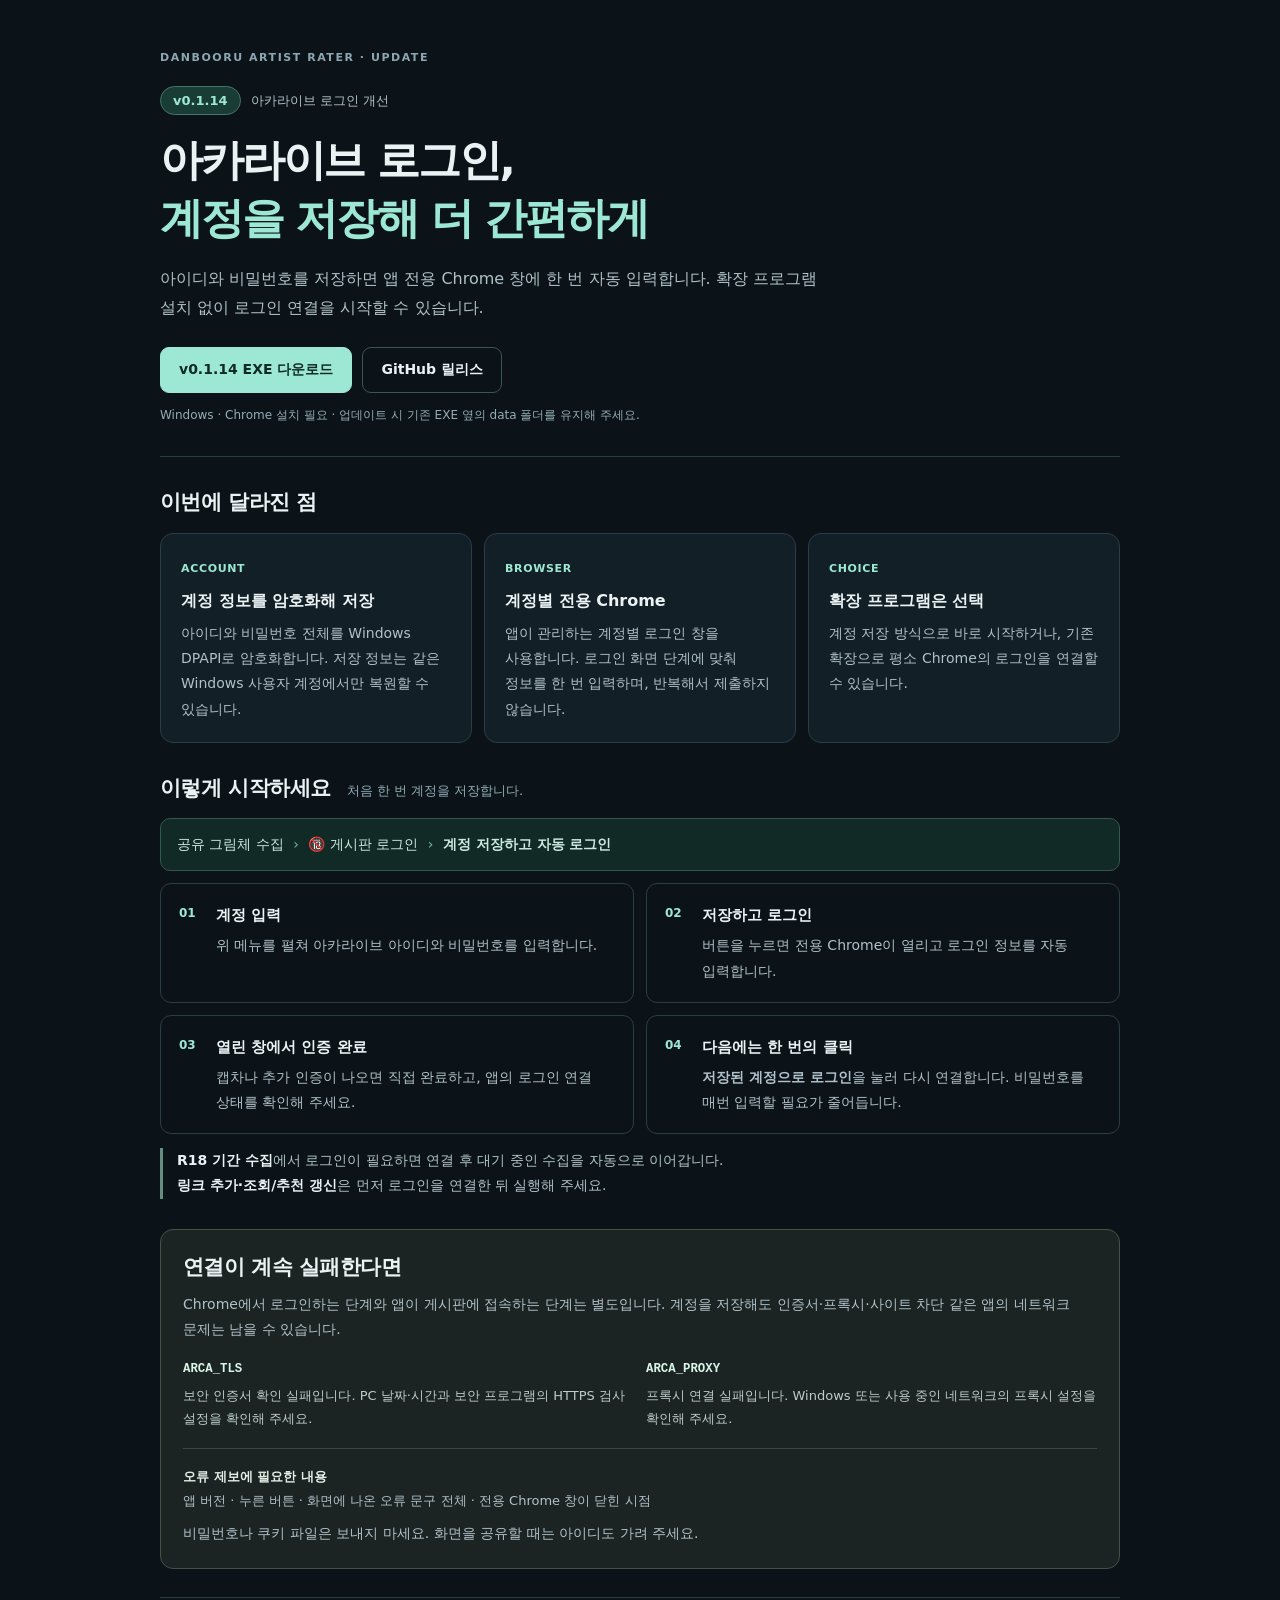
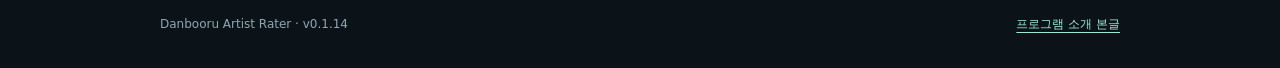
<file: docs/arca_patch_notes_v0.1.14.html>
<!doctype html>
<html lang="ko">
<head>
  <meta charset="utf-8">
  <meta name="viewport" content="width=device-width, initial-scale=1">
  <meta name="color-scheme" content="dark">
  <title>v0.1.14 · 아카라이브 계정 저장과 자동 로그인</title>
  <style>
    :root { color-scheme: dark; --bg:#0c1318; --panel:#131f27; --line:#2a3c45; --text:#eaf2f4; --muted:#b0c1c9; --mint:#9de8d4; --mint-bg:#193c35; }
    * { box-sizing:border-box; }
    body { margin:0; background:var(--bg); color:var(--text); font-family:system-ui,-apple-system,"Segoe UI","Malgun Gothic",sans-serif; font-size:15px; line-height:1.8; word-break:keep-all; overflow-wrap:anywhere; }
    main { width:min(100% - 48px,960px); margin:0 auto; padding:48px 0 32px; }
    p,h1,h2,h3 { margin:0; }
    a { color:var(--mint); text-underline-offset:4px; }
    a:focus-visible,summary:focus-visible { outline:3px solid var(--mint); outline-offset:5px; }
    .eyebrow { color:#8da7b2; font-size:11px; font-weight:700; letter-spacing:.14em; }
    .release { display:flex; align-items:center; flex-wrap:wrap; gap:10px; margin:18px 0 16px; color:var(--muted); font-size:13px; }
    .badge { border:1px solid #467466; border-radius:100px; padding:2px 12px; background:var(--mint-bg); color:var(--mint); font-weight:700; }
    h1 { font-size:clamp(28px,4.5vw,43px); line-height:1.35; font-weight:750; letter-spacing:-.05em; }
    h1 span { color:var(--mint); }
    .intro { max-width:660px; margin-top:18px; color:var(--muted); font-size:16px; }
    .actions { display:flex; flex-wrap:wrap; gap:10px; margin-top:24px; }
    .button { display:inline-flex; align-items:center; justify-content:center; min-height:46px; padding:10px 18px; border:1px solid #3b535d; border-radius:9px; color:var(--text); font-size:14px; font-weight:700; line-height:1.5; text-decoration:none; }
    .button.primary { border-color:var(--mint); background:var(--mint); color:#102b24; }
    .button:hover { border-color:var(--mint); }
    .update { margin-top:12px; color:#94adb7; font-size:12px; }
    header { padding-bottom:30px; border-bottom:1px solid var(--line); }
    section { margin-top:30px; }
    .section-head { display:flex; align-items:baseline; flex-wrap:wrap; gap:8px 16px; margin-bottom:14px; }
    h2 { font-size:21px; line-height:1.5; letter-spacing:-.025em; }
    .section-head p { color:#91abb5; font-size:13px; }
    .features { display:grid; grid-template-columns:repeat(3,minmax(0,1fr)); gap:12px; }
    .card { min-width:0; padding:20px; border:1px solid var(--line); border-radius:13px; background:var(--panel); }
    .card h3 { margin:8px 0; font-size:16px; line-height:1.5; }
    .card p { color:var(--muted); font-size:14px; }
    .tag { color:var(--mint); font-size:11px; font-weight:700; letter-spacing:.06em; }
    .path { padding:13px 16px; border:1px solid #33574d; border-radius:10px; background:#122a25; color:#cae9df; font-size:14px; }
    .path span { padding:0 5px; color:#7bb5a2; }
    .steps { display:grid; grid-template-columns:repeat(2,minmax(0,1fr)); gap:12px; margin:12px 0 0; padding:0; list-style:none; counter-reset:step; }
    .steps li { position:relative; min-width:0; padding:18px 18px 18px 55px; border:1px solid var(--line); border-radius:11px; counter-increment:step; }
    .steps li::before { content:counter(step,decimal-leading-zero); position:absolute; left:18px; top:19px; color:var(--mint); font-size:12px; font-weight:750; }
    .steps strong { display:block; margin-bottom:4px; font-size:15px; }
    .steps p { color:var(--muted); font-size:14px; }
    .scope { margin-top:14px; padding-left:14px; border-left:3px solid #638e80; color:var(--muted); font-size:14px; }
    .scope strong { color:var(--text); }
    .help { padding:22px; border:1px solid #465048; border-radius:13px; background:#1c2423; }
    .help > p { margin-top:9px; color:var(--muted); font-size:14px; }
    .codes { display:grid; grid-template-columns:repeat(2,minmax(0,1fr)); gap:12px; margin-top:16px; }
    .codes p { min-width:0; color:#bccdc7; font-size:13px; }
    code { font-family:Consolas,monospace; color:#d8f6e8; font-size:.95em; }
    .codes code { display:block; margin-bottom:3px; font-weight:700; }
    .report { margin-top:18px; padding-top:16px; border-top:1px solid #3a4943; color:var(--muted); font-size:13px; }
    .report strong { color:#e3eee6; }
    .privacy { margin-top:10px; color:var(--mint); font-size:13px; }
    footer { display:flex; flex-wrap:wrap; justify-content:space-between; gap:10px; margin-top:28px; padding-top:16px; border-top:1px solid var(--line); color:#8da7b2; font-size:12px; }
    @media(max-width:780px) { main { padding-top:30px; } .features { grid-template-columns:1fr; } .card { padding:16px 18px; } .card h3 { margin:3px 0 5px; } }
    @media(max-width:520px) { main { width:calc(100% - 32px); padding-top:24px; } h1 { font-size:29px; } .intro { font-size:15px; } .actions { flex-direction:column; } .steps,.codes { grid-template-columns:1fr; } section { margin-top:26px; } .help { padding:18px; } .path { font-size:13px; } }
  </style>
</head>
<body>
<main>
  <header>
    <p class="eyebrow">DANBOORU ARTIST RATER · UPDATE</p>
    <div class="release"><span class="badge">v0.1.14</span><span>아카라이브 로그인 개선</span></div>
    <h1>아카라이브 로그인,<br><span>계정을 저장해 더 간편하게</span></h1>
    <p class="intro">아이디와 비밀번호를 저장하면 앱 전용 Chrome 창에 한 번 자동 입력합니다. 확장 프로그램 설치 없이 로그인 연결을 시작할 수 있습니다.</p>
    <div class="actions">
      <a class="button primary" href="https://github.com/okawaritsuika/NAImakeArtistGroup/releases/download/v0.1.14/DanbooruArtistRater.exe">v0.1.14 EXE 다운로드</a>
      <a class="button" href="https://github.com/okawaritsuika/NAImakeArtistGroup/releases/tag/v0.1.14">GitHub 릴리스</a>
    </div>
    <p class="update">Windows · Chrome 설치 필요 · 업데이트 시 기존 EXE 옆의 data 폴더를 유지해 주세요.</p>
  </header>

  <section aria-labelledby="changes-title">
    <div class="section-head"><h2 id="changes-title">이번에 달라진 점</h2></div>
    <div class="features">
      <article class="card"><span class="tag">ACCOUNT</span><h3>계정 정보를 암호화해 저장</h3><p>아이디와 비밀번호 전체를 Windows DPAPI로 암호화합니다. 저장 정보는 같은 Windows 사용자 계정에서만 복원할 수 있습니다.</p></article>
      <article class="card"><span class="tag">BROWSER</span><h3>계정별 전용 Chrome</h3><p>앱이 관리하는 계정별 로그인 창을 사용합니다. 로그인 화면 단계에 맞춰 정보를 한 번 입력하며, 반복해서 제출하지 않습니다.</p></article>
      <article class="card"><span class="tag">CHOICE</span><h3>확장 프로그램은 선택</h3><p>계정 저장 방식으로 바로 시작하거나, 기존 확장으로 평소 Chrome의 로그인을 연결할 수 있습니다.</p></article>
    </div>
  </section>

  <section aria-labelledby="start-title">
    <div class="section-head"><h2 id="start-title">이렇게 시작하세요</h2><p>처음 한 번 계정을 저장합니다.</p></div>
    <p class="path">공유 그림체 수집 <span>›</span> 🔞 게시판 로그인 <span>›</span> <strong>계정 저장하고 자동 로그인</strong></p>
    <ol class="steps">
      <li><strong>계정 입력</strong><p>위 메뉴를 펼쳐 아카라이브 아이디와 비밀번호를 입력합니다.</p></li>
      <li><strong>저장하고 로그인</strong><p>버튼을 누르면 전용 Chrome이 열리고 로그인 정보를 자동 입력합니다.</p></li>
      <li><strong>열린 창에서 인증 완료</strong><p>캡차나 추가 인증이 나오면 직접 완료하고, 앱의 로그인 연결 상태를 확인해 주세요.</p></li>
      <li><strong>다음에는 한 번의 클릭</strong><p><b>저장된 계정으로 로그인</b>을 눌러 다시 연결합니다. 비밀번호를 매번 입력할 필요가 줄어듭니다.</p></li>
    </ol>
    <p class="scope"><strong>R18 기간 수집</strong>에서 로그인이 필요하면 연결 후 대기 중인 수집을 자동으로 이어갑니다.<br><strong>링크 추가·조회/추천 갱신</strong>은 먼저 로그인을 연결한 뒤 실행해 주세요.</p>
  </section>

  <section class="help" aria-labelledby="help-title">
    <h2 id="help-title">연결이 계속 실패한다면</h2>
    <p>Chrome에서 로그인하는 단계와 앱이 게시판에 접속하는 단계는 별도입니다. 계정을 저장해도 인증서·프록시·사이트 차단 같은 앱의 네트워크 문제는 남을 수 있습니다.</p>
    <div class="codes">
      <p><code>ARCA_TLS</code>보안 인증서 확인 실패입니다. PC 날짜·시간과 보안 프로그램의 HTTPS 검사 설정을 확인해 주세요.</p>
      <p><code>ARCA_PROXY</code>프록시 연결 실패입니다. Windows 또는 사용 중인 네트워크의 프록시 설정을 확인해 주세요.</p>
    </div>
    <div class="report"><strong>오류 제보에 필요한 내용</strong><br>앱 버전 · 누른 버튼 · 화면에 나온 오류 문구 전체 · 전용 Chrome 창이 닫힌 시점</div>
    <p class="privacy">비밀번호나 쿠키 파일은 보내지 마세요. 화면을 공유할 때는 아이디도 가려 주세요.</p>
  </section>

  <footer><span>Danbooru Artist Rater · v0.1.14</span><a href="https://arca.live/b/aiart/177316727">프로그램 소개 본글</a></footer>
</main>
</body>
</html>
</file>
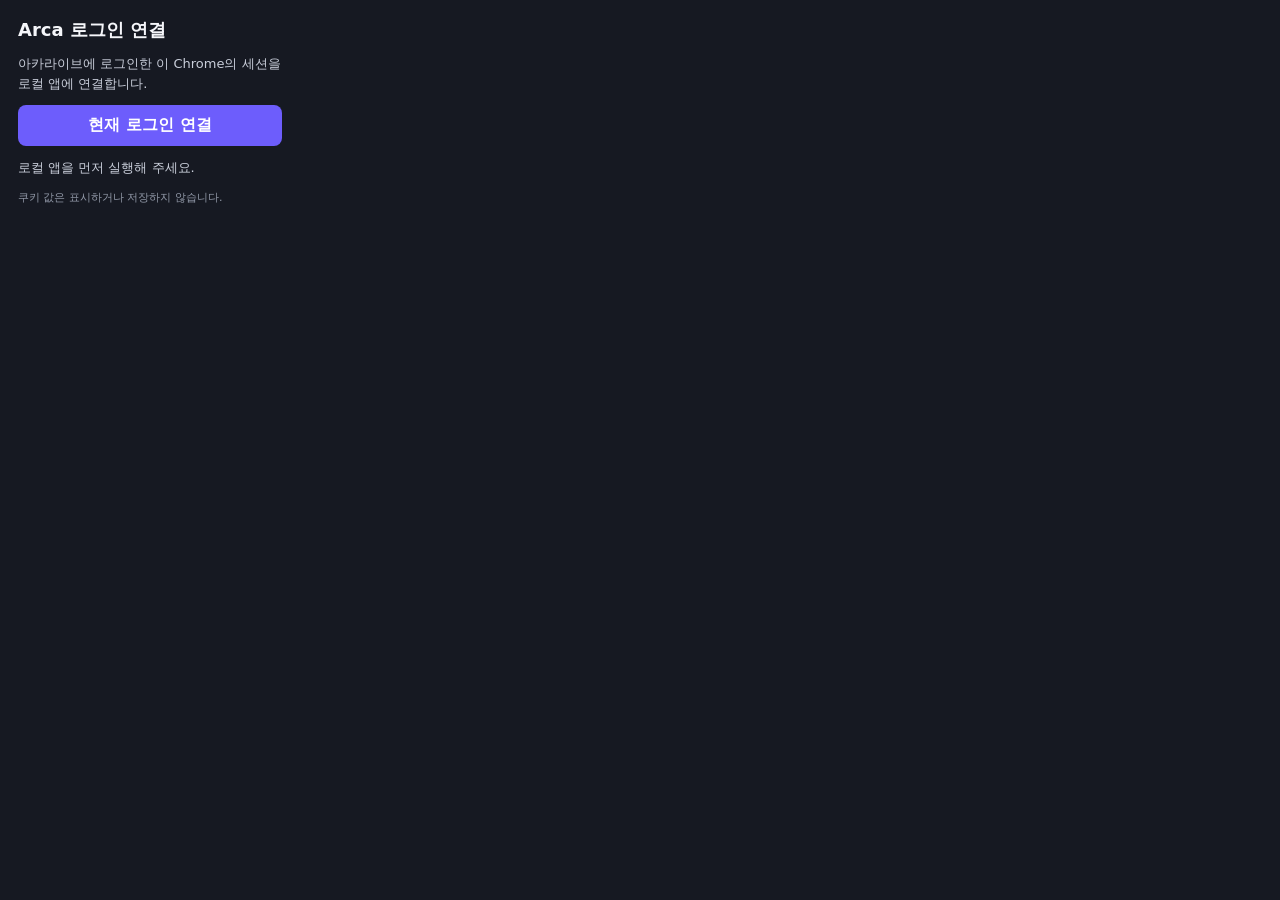
<file: artist_rater/static/arca_session_bridge/popup.html>
<!doctype html>
<html lang="ko">
  <head>
    <meta charset="utf-8">
    <meta name="viewport" content="width=device-width, initial-scale=1">
    <title>Arca 로그인 연결</title>
    <link rel="stylesheet" href="popup.css">
  </head>
  <body>
    <main>
      <h1>Arca 로그인 연결</h1>
      <p>아카라이브에 로그인한 이 Chrome의 세션을 로컬 앱에 연결합니다.</p>
      <button id="connectSession" type="button">현재 로그인 연결</button>
      <p id="status" class="status" role="status" aria-live="polite">로컬 앱을 먼저 실행해 주세요.</p>
      <p class="privacy">쿠키 값은 표시하거나 저장하지 않습니다.</p>
    </main>
    <script src="popup.js"></script>
  </body>
</html>
</file>
<file: artist_rater/static/arca_session_bridge/popup.css>
:root {
  color-scheme: light dark;
  font-family: system-ui, -apple-system, BlinkMacSystemFont, "Segoe UI", sans-serif;
}

body {
  width: 300px;
  margin: 0;
  background: #161922;
  color: #f5f6fa;
}

main {
  display: grid;
  gap: 12px;
  padding: 18px;
}

h1,
p {
  margin: 0;
}

h1 {
  font-size: 18px;
}

p {
  color: #c9ceda;
  font-size: 13px;
  line-height: 1.5;
}

button {
  border: 0;
  border-radius: 8px;
  padding: 10px 12px;
  background: #6d5dfc;
  color: #fff;
  cursor: pointer;
  font: inherit;
  font-weight: 700;
}

button:disabled {
  cursor: wait;
  opacity: 0.65;
}

.status[data-state="success"] {
  color: #71dfa0;
}

.status[data-state="error"] {
  color: #ff8f9c;
}

.privacy {
  color: #9299a8;
  font-size: 11px;
}
</file>
